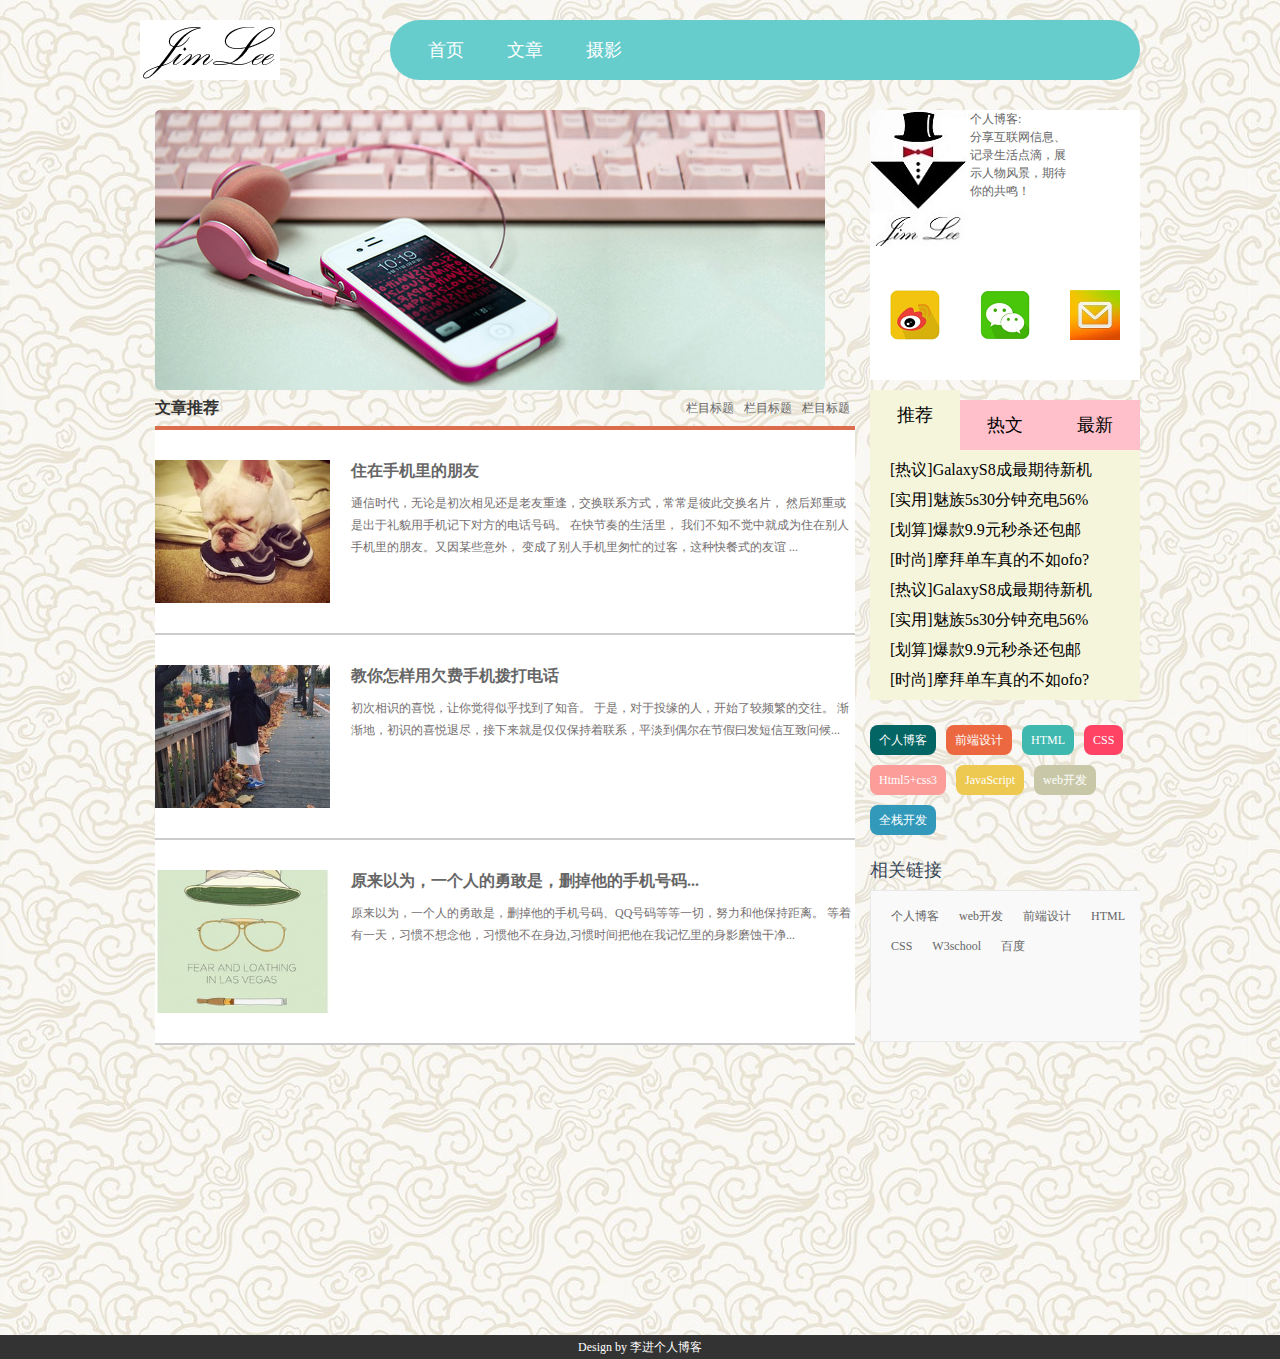
<file: index.html>
<!doctype html>
<html>
<head>
<meta charset="UTF-8">
<title>吉米个人博客-关注互联网，展现摄影艺术</title>
<meta name="keywords" content="博客" />
<meta name="description" content="个人博客与人物风景" />
<link href="css/index.css" rel="stylesheet">
</head>
<body>
<header>
  <div id="logo"><a href="index.html"><img src="images/home/logo1.png"></a></div>
  <nav id="topnav">
    <ul>
      <a href="index.html" target="_blank">首页</a>
      <a href="essay.html" target="_blank">文章</a>
      <a href="photo.html" target="_blank">摄影</a>
    </ul>
  </nav>
</header>
<div id="main">
<section>
    <div id="frame">
      <div id="photos" class="play">
        <img src="images/home/a1.jpg">
        <img src="images/home/a2.jpg">
        <img src="images/home/a3.jpg">
        <img src="images/home/a4.jpg">
      </div>
    </div>
    <div class="blog">
      <h2><span><a href="/" target="_blank">栏目标题</a><a href="/" target="_blank">栏目标题</a><a href="/" target="_blank">栏目标题</a></span><b>文章</b>推荐</h2>
      <article>
        <figure><img src="images/home/01.jpg"></figure>
        <ul>
          <h3><a href="/">住在手机里的朋友</a></h3>
          <p>通信时代，无论是初次相见还是老友重逢，交换联系方式，常常是彼此交换名片， 然后郑重或是出于礼貌用手机记下对方的电话号码。
            在快节奏的生活里， 我们不知不觉中就成为住在别人手机里的朋友。又因某些意外， 变成了别人手机里匆忙的过客，这种快餐式的友谊 ...</p>
        </ul>
      </article>
      <article>
        <figure><img src="images/home/02.jpg"></figure>
        <ul>
          <h3><a href="/">教你怎样用欠费手机拨打电话</a></h3>
          <p>初次相识的喜悦，让你觉得似乎找到了知音。 于是，对于投缘的人，开始了较频繁的交往。
            渐渐地，初识的喜悦退尽，接下来就是仅仅保持着联系，平淡到偶尔在节假曰发短信互致问候...</p>
        </ul>
      </article>
      <article>
        <figure><img src="images/home/03.jpg"></figure>
        <ul>
          <h3><a href="/">原来以为，一个人的勇敢是，删掉他的手机号码...</a></h3>
          <p>原来以为，一个人的勇敢是，删掉他的手机号码、QQ号码等等一切，努力和他保持距离。
            等着有一天，习惯不想念他，习惯他不在身边,习惯时间把他在我记忆里的身影磨蚀干净... </p>
        </ul>
      </article>
    </div>
</section>
<aside>
  <div id="author_box">
    <div class="author">
      <img  class="author-photo" src="images/home/logo.png"/>
      <span class="author_words">
       个人博客:<br/>分享互联网信息、记录生活点滴，展示人物风景，期待你的共鸣！
      </span>
    </div>
    <ul>
      <li class="sina">
        <a title="微博" href="https://weibo.com/5891861509" target="_blank" rel="nofollow">
          <img width="50" height="50" src="images/home/weibo.png">
        </a>
      </li>
      <li class="weixin">
        <a title="微信" href="https://wx.qq.com/" target="_blank" rel="nofollow">
          <img width="50" height="50" src="images/home/weixin.png">
        </a>
      </li>
      <li class="email">
        <a title="邮箱" href="http://mail.qq.com" target="_blank" rel="nofollow">
          <img width="50" height="50" src="images/home/email.png">
        </a>
      </li>
    </ul>
  </div>
  <!--选项卡导航-->
  <ul class="nav clearfix">
    <li>
      <input type="radio" id="box1" name="list1" checked>
      <label for="box1">推荐</label>
      <ul class="list">
        <li>[热议]GalaxyS8成最期待新机</li>
        <li>[实用]魅族5s30分钟充电56%</li>
        <li>[划算]爆款9.9元秒杀还包邮</li>
        <li>[时尚]摩拜单车真的不如ofo?</li>
        <li>[热议]GalaxyS8成最期待新机</li>
        <li>[实用]魅族5s30分钟充电56%</li>
        <li>[划算]爆款9.9元秒杀还包邮</li>
        <li>[时尚]摩拜单车真的不如ofo?</li>
      </ul>
    </li>
    <li>
      <input type="radio" id="box2" name="list1">
      <label for="box2">热文</label>
      <ul class="list">
        <li>[时尚]摩拜单车真的不如ofo?</li>
        <li>[时尚]摩拜单车真的不如ofo?</li>
        <li>[时尚]摩拜单车真的不如ofo?</li>
        <li>[时尚]摩拜单车真的不如ofo?</li>
        <li>[时尚]摩拜单车真的不如ofo?</li>
        <li>[时尚]摩拜单车真的不如ofo?</li>
        <li>[时尚]摩拜单车真的不如ofo?</li>
        <li>[时尚]摩拜单车真的不如ofo?</li>
      </ul>
    </li>
    <li>
      <input type="radio" id="box3" name="list1">
      <label for="box3">最新</label>
      <ul class="list">
        <li>[热议]GalaxyS8成最期待新机</li>
        <li>[热议]GalaxyS8成最期待新机</li>
        <li>[热议]GalaxyS8成最期待新机</li>
        <li>[热议]GalaxyS8成最期待新机</li>
        <li>[热议]GalaxyS8成最期待新机</li>
        <li>[热议]GalaxyS8成最期待新机</li>
        <li>[热议]GalaxyS8成最期待新机</li>
        <li>[热议]GalaxyS8成最期待新机</li>
      </ul>
    </li>
  </ul>
<!--导航选项卡END-->
  <div class="cloud">
    <h3>标签云</h3>
    <ul>
      <li><a href="/">个人博客</a></li>
      <li><a href="/">前端设计</a></li>
      <li><a href="/">HTML</a></li>
      <li><a href="/">CSS</a></li>
      <li><a href="/">Html5+css3</a></li>
      <li><a href="/">JavaScript</a></li>
      <li><a href="/">web开发</a></li>
      <li><a href="/">全栈开发</a></li>
    </ul>
  </div>
  <div  class="links">
    <h3 class="aside-title">相关链接</h3>
    <ul>
      <li><a href="index.html">个人博客</a></li>
      <li><a href="/">web开发</a></li>
      <li><a href="/">前端设计</a></li>
      <li><a href="/">HTML</a></li>
      <li><a href="/">CSS</a></li>
      <li><a href="http://www.w3school.com.cn/">W3school</a></li>
      <li><a href="https://www.baidu.com/">百度</a></li>
    </ul>
  </div>
</aside>
</div>
<footer>
  <p class="footer">Design by <a href="index.html" target="_blank">李进个人博客</a></p>
</footer>
</body>
</html>
</file>
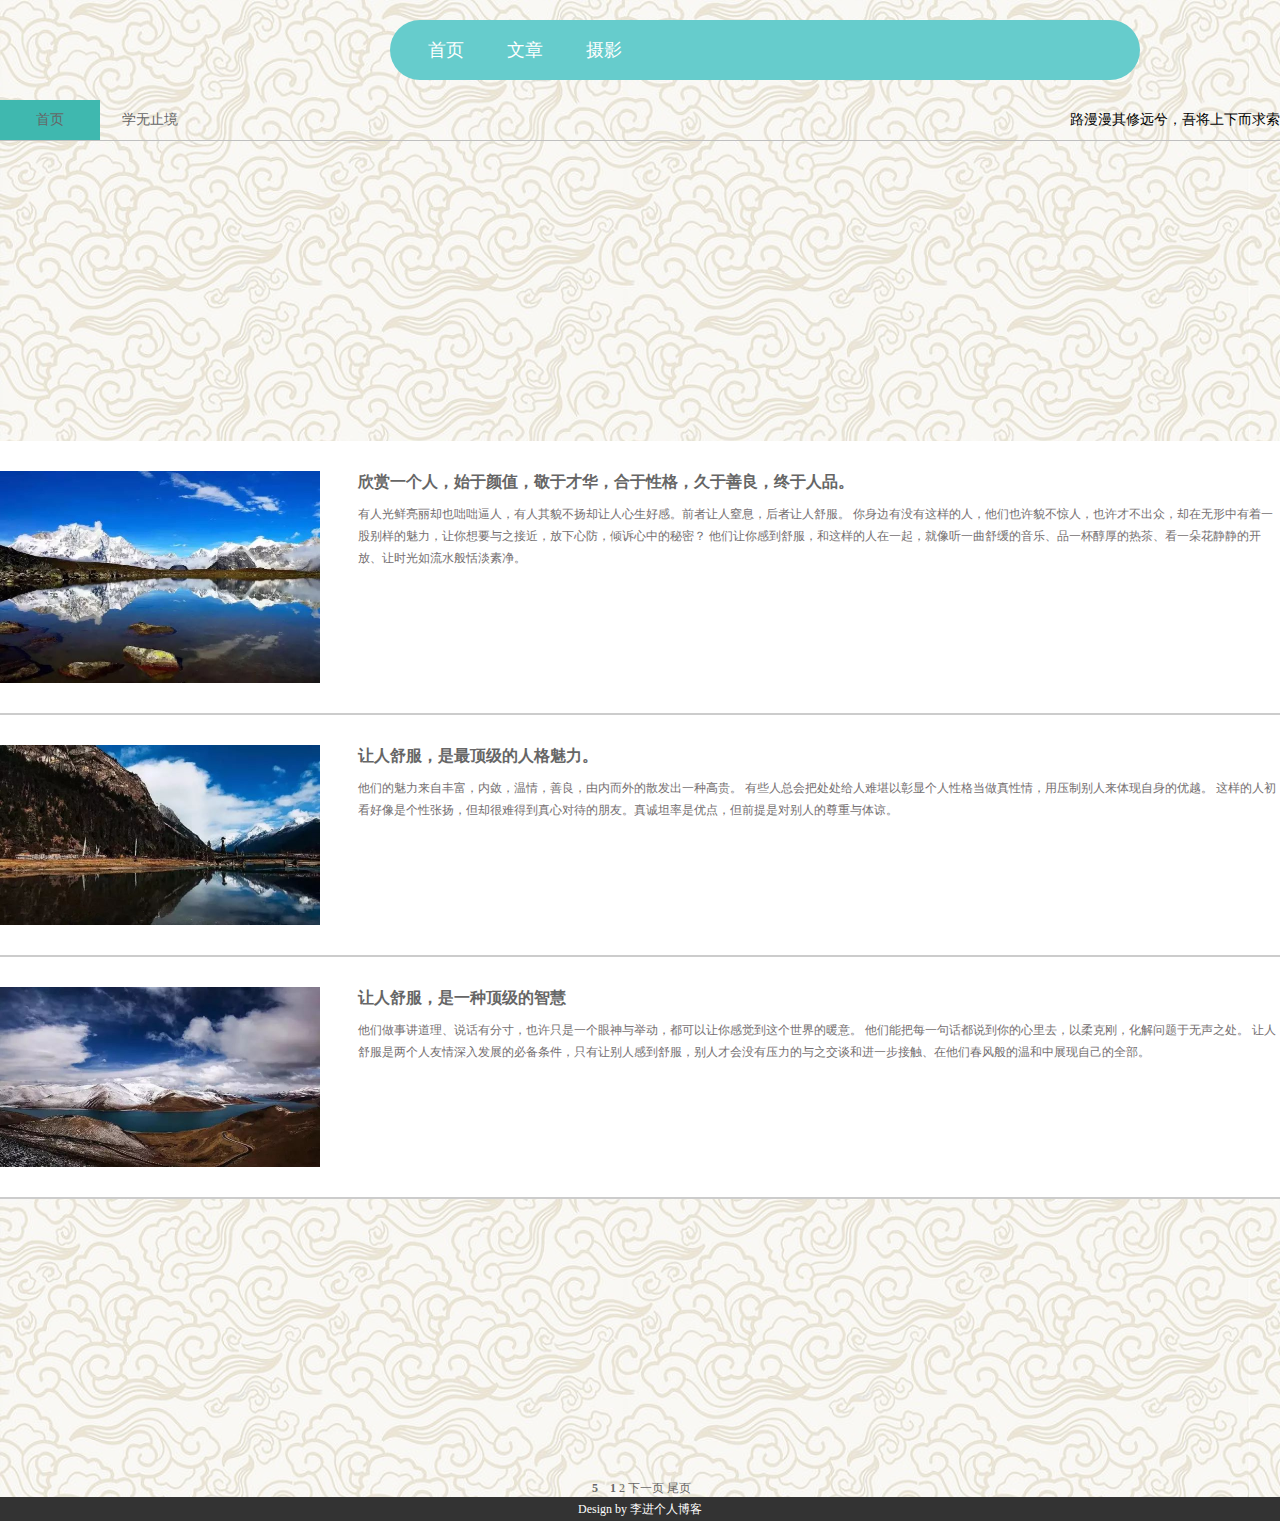
<file: essay.html>
<!doctype html>
<html>
<head>
<meta charset="UTF-8">
<title>学无止境</title>
<meta name="keywords" content="个人博客,李进" />
<link href="css/index.css" rel="stylesheet">
<link href="css/essay.css" rel="stylesheet">
</head>
<body>
<header>
  <nav id="topnav" class="f_r">
    <ul>
      <a href="index.html" target="_blank">首页</a>
      <a href="essay.html" target="_blank">文章</a>
      <a href="photo.html" target="_blank">摄影</a>
    </ul>
  </nav>
</header>
<div class="container">
  <h1 class="t_nav"><span>路漫漫其修远兮，吾将上下而求索</span><a href="/" class="n1">首页</a><a href="/" class="n2">学无止境</a></h1>
  <!--blogsbox begin-->
  <div class="blog">
    <article>
      <figure><img src="images/essay/01.jpg"></figure>
      <ul>
        <h3><a href="/">欣赏一个人，始于颜值，敬于才华，合于性格，久于善良，终于人品。</a></h3>
        <p>有人光鲜亮丽却也咄咄逼人，有人其貌不扬却让人心生好感。前者让人窒息，后者让人舒服。
          你身边有没有这样的人，他们也许貌不惊人，也许才不出众，却在无形中有着一股别样的魅力，让你想要与之接近，放下心防，倾诉心中的秘密？
          他们让你感到舒服，和这样的人在一起，就像听一曲舒缓的音乐、品一杯醇厚的热茶、看一朵花静静的开放、让时光如流水般恬淡素净。
          </p>
      </ul>
    </article>
    <article>
      <figure><img src="images/essay/02.jpg"></figure>
      <ul>
        <h3><a href="/">让人舒服，是最顶级的人格魅力。</a></h3>
        <p>他们的魅力来自丰富，内敛，温情，善良，由内而外的散发出一种高贵。
          有些人总会把处处给人难堪以彰显个人性格当做真性情，用压制别人来体现自身的优越。
          这样的人初看好像是个性张扬，但却很难得到真心对待的朋友。真诚坦率是优点，但前提是对别人的尊重与体谅。</p>
      </ul>
    </article>
    <article>
      <figure><img src="images/essay/03.jpg"></figure>
      <ul>
        <h3><a href="/">让人舒服，是一种顶级的智慧</a></h3>
        <p>他们做事讲道理、说话有分寸，也许只是一个眼神与举动，都可以让你感觉到这个世界的暖意。
          他们能把每一句话都说到你的心里去，以柔克刚，化解问题于无声之处。
          让人舒服是两个人友情深入发展的必备条件，只有让别人感到舒服，别人才会没有压力的与之交谈和进一步接触、在他们春风般的温和中展现自己的全部。</p>
      </ul>
    </article>
  </div>
  <div class="pagelist"><a title="Total record">&nbsp;<b>5</b> </a>&nbsp;&nbsp;&nbsp;<b>1</b>&nbsp;<a href="essay.html">2</a>&nbsp;<a href="essay.html">下一页</a>&nbsp;<a href="essay.html">尾页</a></div>
  </div>
  <!--blogsbox end-->
<footer>
  <p class="footer">Design by <a href="index.html" target="_blank">李进个人博客</a></p>
</footer>
</body>
</html>
</file>
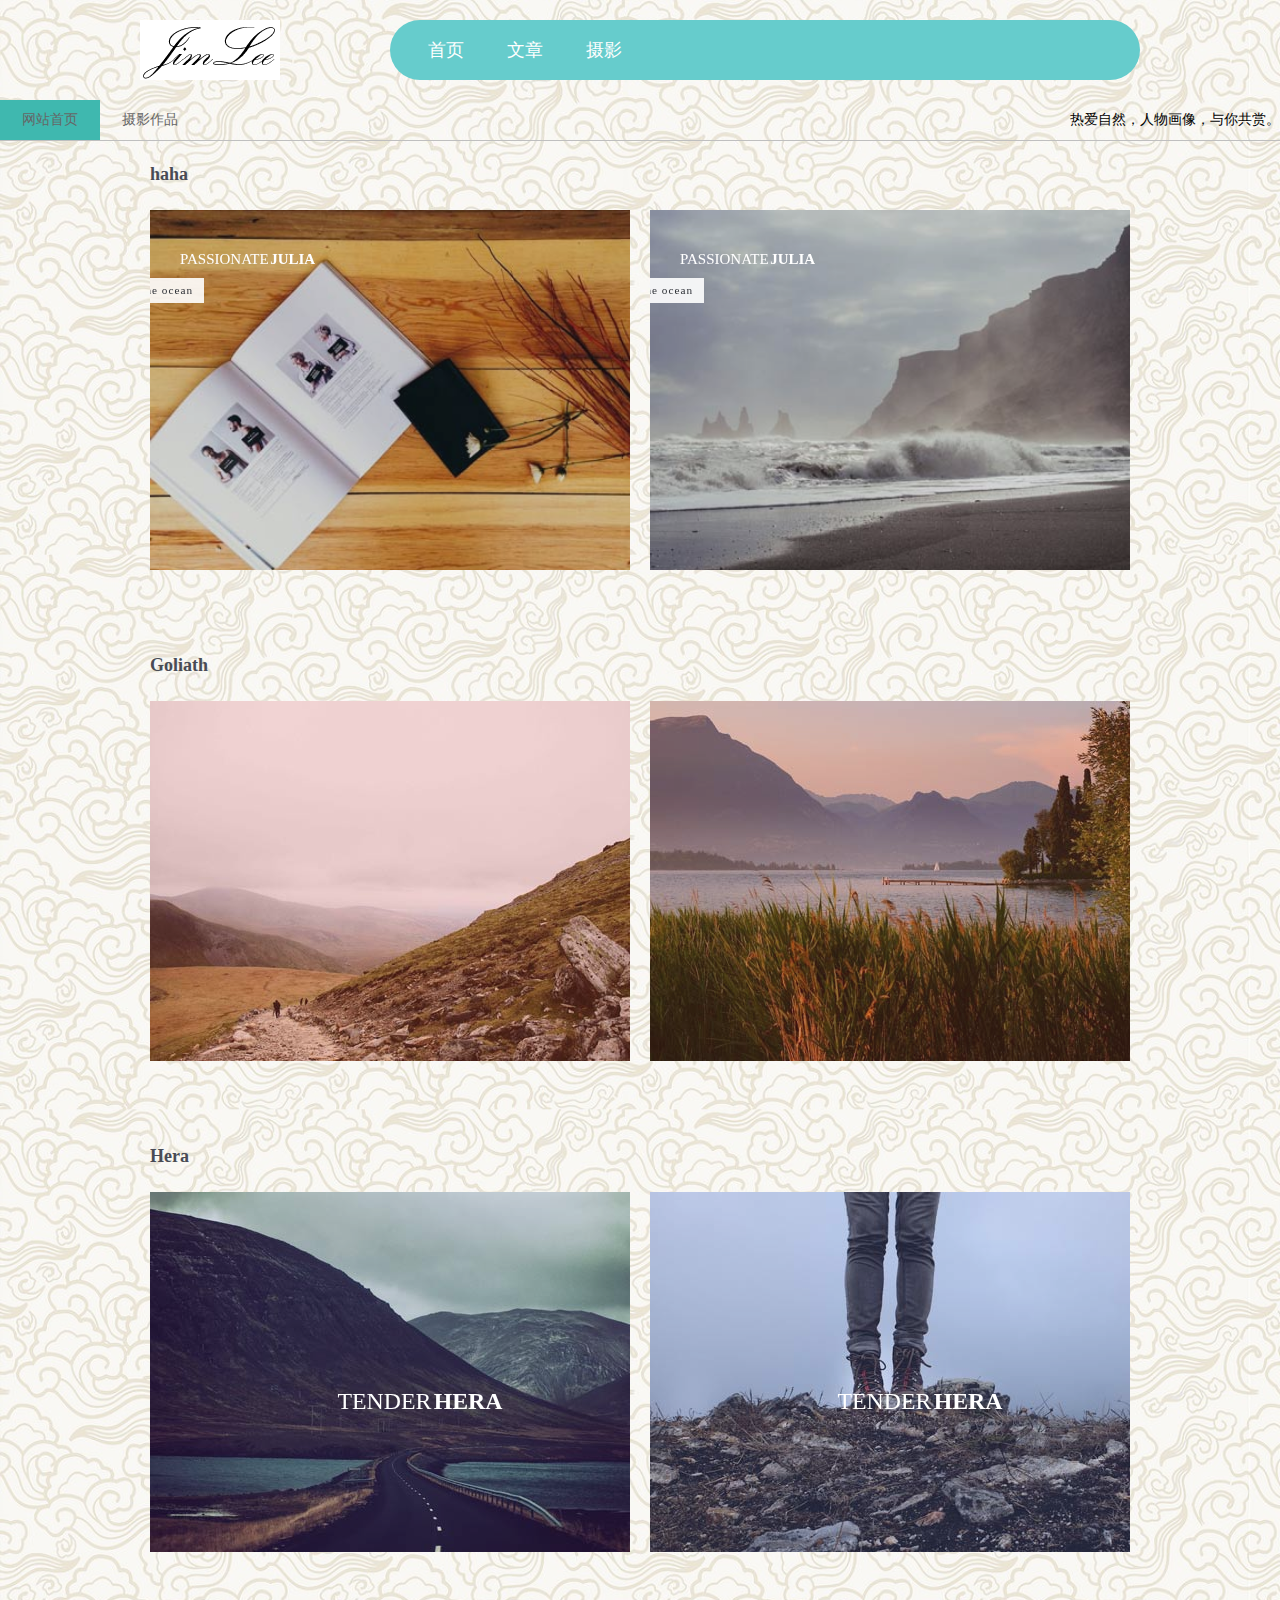
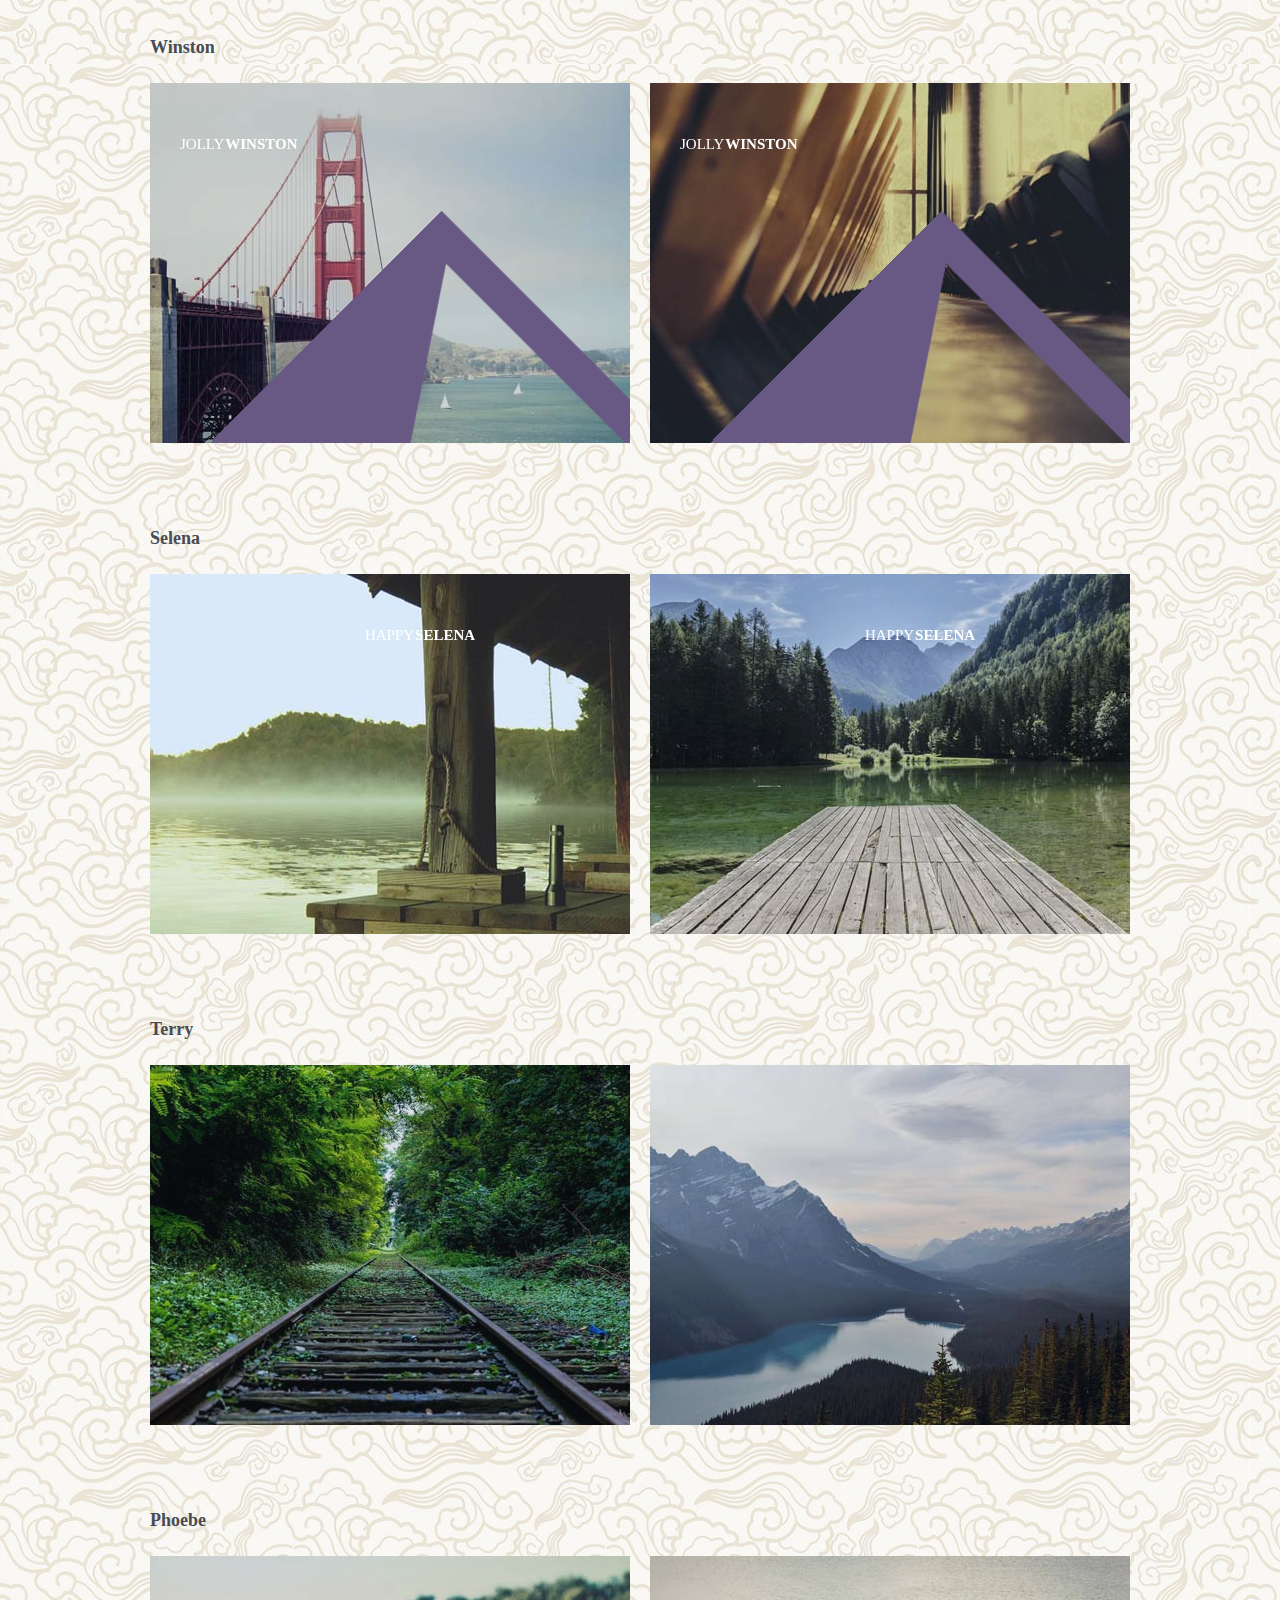
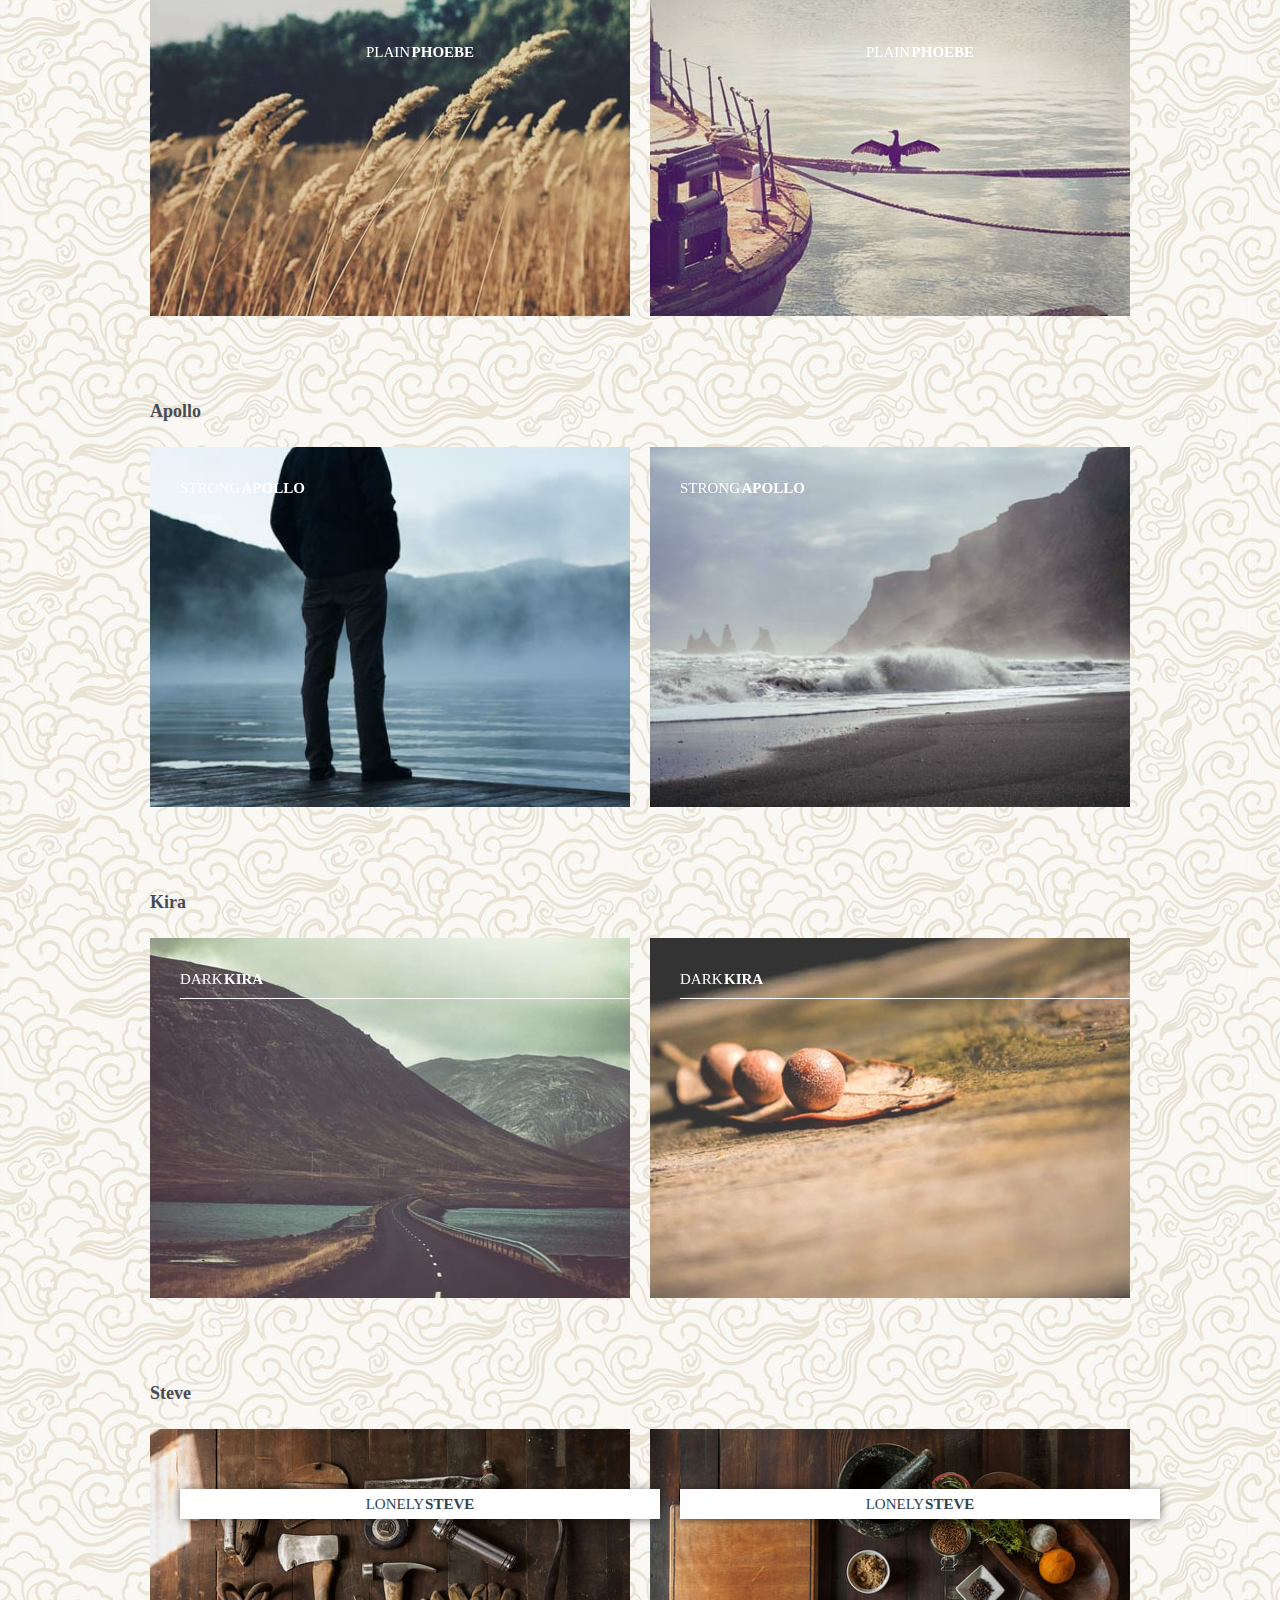
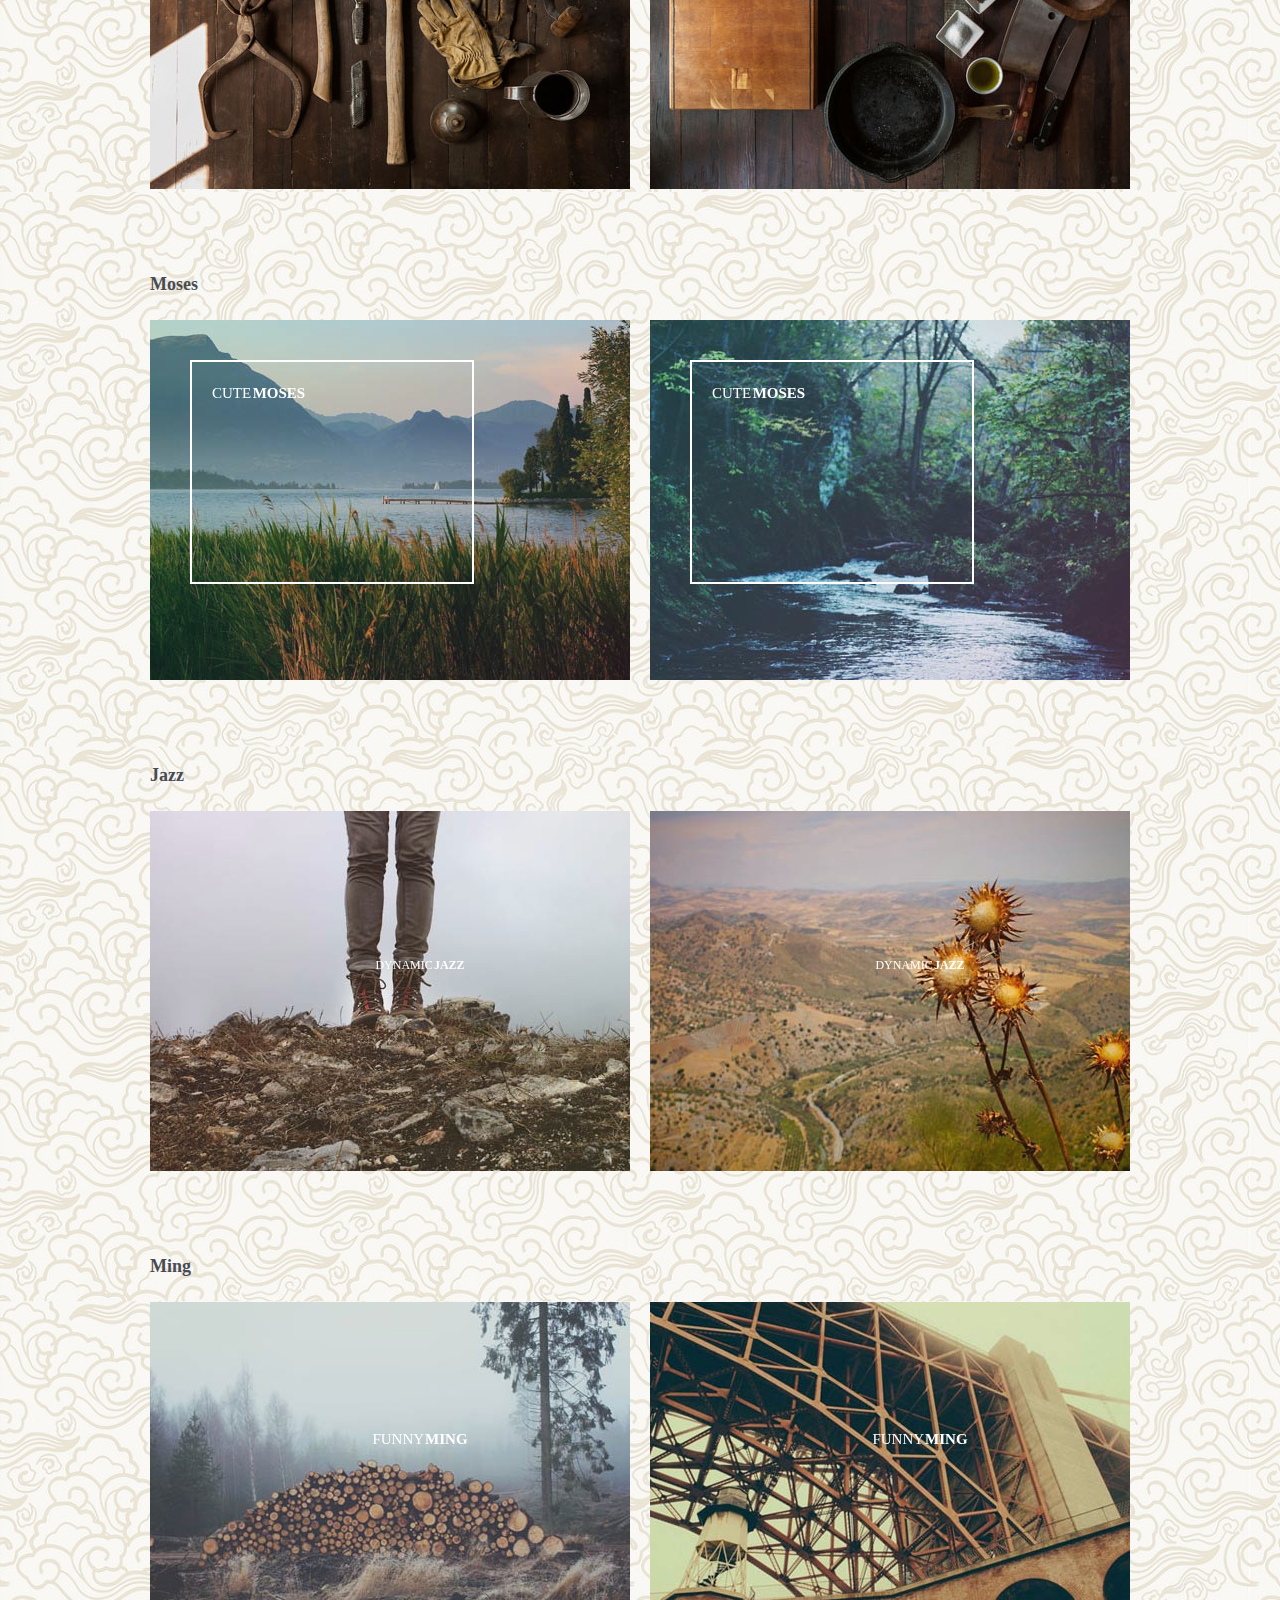
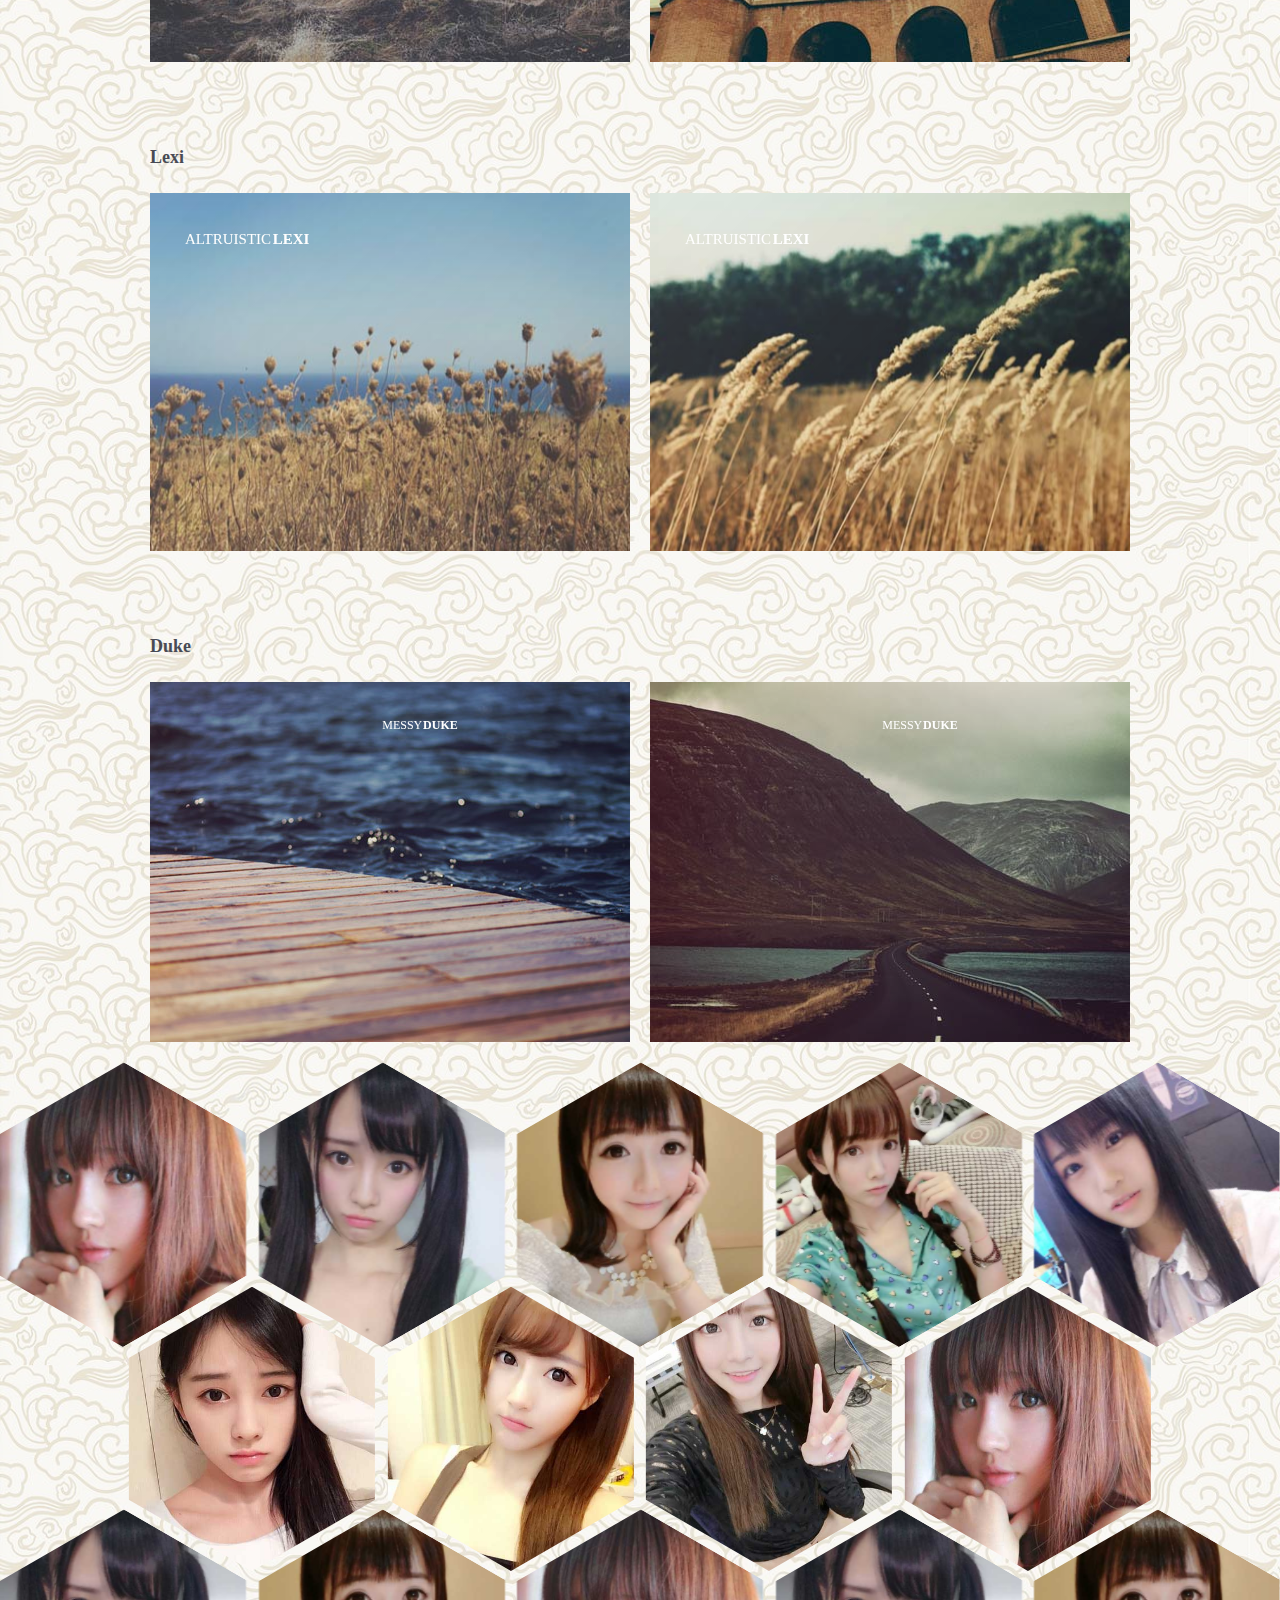
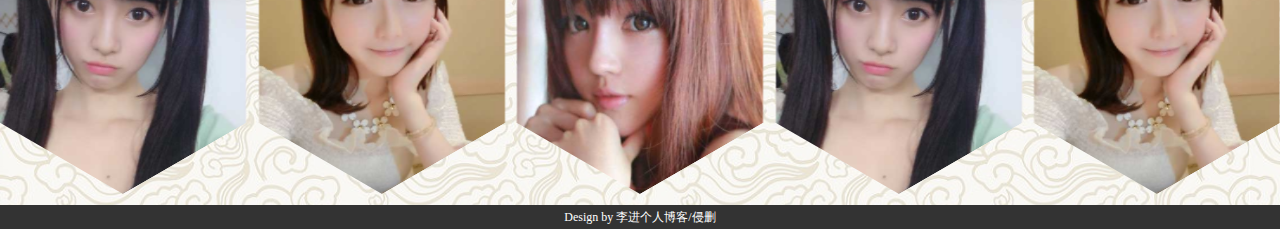
<file: photo.html>
<!doctype html>
<html>
<head>
<meta charset="UTF-8">
<title>爱上摄影</title>
<meta name="keywords" content="个人博客"/>
<meta name="description" content="人物、风景"/>
<link href="css/index.css" rel="stylesheet">
<link href="css/photo.css" rel="stylesheet">
</head>
<body>
    <header>
        <div id="logo"><a href="index.html"><img src="images/logo1.png"></a></div>
        <nav id="topnav">
            <ul>
                <a href="index.html" target="_blank">首页</a>
                <a href="essay.html" target="_blank">文章</a>
                <a href="photo.html" target="_blank">摄影</a>
            </ul>
        </nav>
    </header>
    <div class="container">
        <h1 class="t_nav"><span>热爱自然，人物画像，与你共赏。</span><a href="index.html" class="n1">网站首页</a><a href="photo.html" class="n2">摄影作品</a></h1>
        <div class="share">
            <div class="scenery">
                    <h2>haha</h2>
                    <div class="grid">
                        <figure class="effect-julia">
                            <img src="images/photograph/21.jpg" alt="img21"/>
                            <figcaption>
                                <h2>Passionate <span>Julia</span></h2>
                                <div>
                                    <p>Julia dances in the deep dark</p>
                                    <p>She loves the smell of the ocean</p>
                                    <p>And dives into the morning light</p>
                                </div>
                                <a href="#">View more</a>
                            </figcaption>
                        </figure>
                        <figure class="effect-julia">
                            <img src="images/photograph/22.jpg" alt="img22"/>
                            <figcaption>
                                <h2>Passionate <span>Julia</span></h2>
                                <div>
                                    <p>Julia dances in the deep dark</p>
                                    <p>She loves the smell of the ocean</p>
                                    <p>And dives into the morning light</p>
                                </div>
                                <a href="#">View more</a>
                            </figcaption>
                        </figure>
                    </div>

                    <h2>Goliath</h2>
                    <div class="grid">
                        <figure class="effect-goliath">
                            <img src="images/photograph/23.jpg" alt="img23"/>
                            <figcaption>
                                <h2>Thoughtful <span>Goliath</span></h2>
                                <p>When Goliath comes out, you should run.</p>
                                <a href="#">View more</a>
                            </figcaption>
                        </figure>
                        <figure class="effect-goliath">
                            <img src="images/photograph/24.jpg" alt="img24"/>
                            <figcaption>
                                <h2>Thoughtful <span>Goliath</span></h2>
                                <p>When Goliath comes out, you should run.</p>
                                <a href="#">View more</a>
                            </figcaption>
                        </figure>
                    </div>

                    <h2>Hera</h2>
                    <div class="grid">
                        <figure class="effect-hera">
                            <img src="images/photograph/17.jpg" alt="img17"/>
                            <figcaption>
                                <h2>Tender <span>Hera</span></h2>
                                <p>
                                    <a href="#"><i class="fa fa-fw fa-file-pdf-o"></i></a>
                                    <a href="#"><i class="fa fa-fw fa-file-image-o"></i></a>
                                    <a href="#"><i class="fa fa-fw fa-file-archive-o"></i></a>
                                    <a href="#"><i class="fa fa-fw fa-file-code-o"></i></a>
                                </p>
                            </figcaption>
                        </figure>
                        <figure class="effect-hera">
                            <img src="images/photograph/25.jpg" alt="img25"/>
                            <figcaption>
                                <h2>Tender <span>Hera</span></h2>
                                <p>
                                    <a href="#"><i class="fa fa-fw fa-file-pdf-o"></i></a>
                                    <a href="#"><i class="fa fa-fw fa-file-image-o"></i></a>
                                    <a href="#"><i class="fa fa-fw fa-file-archive-o"></i></a>
                                    <a href="#"><i class="fa fa-fw fa-file-code-o"></i></a>
                                </p>
                            </figcaption>
                        </figure>
                    </div>

                    <h2>Winston</h2>
                    <div class="grid">
                        <figure class="effect-winston">
                            <img src="images/photograph/30.jpg" alt="img30"/>
                            <figcaption>
                                <h2>Jolly <span>Winston</span></h2>
                                <p>
                                    <a href="#"><i class="fa fa-fw fa-star-o"></i></a>
                                    <a href="#"><i class="fa fa-fw fa-comments-o"></i></a>
                                    <a href="#"><i class="fa fa-fw fa-envelope-o"></i></a>
                                </p>
                            </figcaption>
                        </figure>
                        <figure class="effect-winston">
                            <img src="images/photograph/1.jpg" alt="img01"/>
                            <figcaption>
                                <h2>Jolly <span>Winston</span></h2>
                                <p>
                                    <a href="#"><i class="fa fa-fw fa-star-o"></i></a>
                                    <a href="#"><i class="fa fa-fw fa-comments-o"></i></a>
                                    <a href="#"><i class="fa fa-fw fa-envelope-o"></i></a>
                                </p>
                            </figcaption>
                        </figure>
                    </div>

                    <h2>Selena</h2>
                    <div class="grid">
                        <figure class="effect-selena">
                            <img src="images/photograph/10.jpg" alt="img10"/>
                            <figcaption>
                                <h2>Happy <span>Selena</span></h2>
                                <p>Selena is a tiny-winged bird.</p>
                                <a href="#">View more</a>
                            </figcaption>
                        </figure>
                        <figure class="effect-selena">
                            <img src="images/photograph/31.jpg" alt="img31"/>
                            <figcaption>
                                <h2>Happy <span>Selena</span></h2>
                                <p>Selena is a tiny-winged bird.</p>
                                <a href="#">View more</a>
                            </figcaption>
                        </figure>
                    </div>

                    <h2>Terry</h2>
                    <div class="grid">
                        <figure class="effect-terry">
                            <img src="images/photograph/16.jpg" alt="img16"/>
                            <figcaption>
                                <h2>Noisy <span>Terry</span></h2>
                                <p>
                                    <a href="#"><i class="fa fa-fw fa-download"></i></a>
                                    <a href="#"><i class="fa fa-fw fa-heart"></i></a>
                                    <a href="#"><i class="fa fa-fw fa-share"></i></a>
                                    <a href="#"><i class="fa fa-fw fa-tags"></i></a>
                                </p>
                            </figcaption>
                        </figure>
                        <figure class="effect-terry">
                            <img src="images/photograph/26.jpg" alt="img26"/>
                            <figcaption>
                                <h2>Noisy <span>Terry</span></h2>
                                <p>
                                    <a href="#"><i class="fa fa-fw fa-download"></i></a>
                                    <a href="#"><i class="fa fa-fw fa-heart"></i></a>
                                    <a href="#"><i class="fa fa-fw fa-share"></i></a>
                                    <a href="#"><i class="fa fa-fw fa-tags"></i></a>
                                </p>
                            </figcaption>
                        </figure>
                    </div>

                    <h2>Phoebe</h2>
                    <div class="grid">
                        <figure class="effect-phoebe">
                            <img src="images/photograph/3.jpg" alt="img03"/>
                            <figcaption>
                                <h2>Plain <span>Phoebe</span></h2>
                                <p>
                                    <a href="#"><i class="fa fa-fw fa-user"></i></a>
                                    <a href="#"><i class="fa fa-fw fa-heart"></i></a>
                                    <a href="#"><i class="fa fa-fw fa-cog"></i></a>
                                </p>
                            </figcaption>
                        </figure>
                        <figure class="effect-phoebe">
                            <img src="images/photograph/7.jpg" alt="img07"/>
                            <figcaption>
                                <h2>Plain <span>Phoebe</span></h2>
                                <p>
                                    <a href="#"><i class="fa fa-fw fa-user"></i></a>
                                    <a href="#"><i class="fa fa-fw fa-heart"></i></a>
                                    <a href="#"><i class="fa fa-fw fa-cog"></i></a>
                                </p>
                            </figcaption>
                        </figure>
                    </div>

                    <h2>Apollo</h2>
                    <div class="grid">
                        <figure class="effect-apollo">
                            <img src="images/photograph/18.jpg" alt="img18"/>
                            <figcaption>
                                <h2>Strong <span>Apollo</span></h2>
                                <p>Apollo's last game of pool was so strange.</p>
                                <a href="#">View more</a>
                            </figcaption>
                        </figure>
                        <figure class="effect-apollo">
                            <img src="images/photograph/22.jpg" alt="img22"/>
                            <figcaption>
                                <h2>Strong <span>Apollo</span></h2>
                                <p>Apollo's last game of pool was so strange.</p>
                                <a href="#">View more</a>
                            </figcaption>
                        </figure>
                    </div>

                    <h2>Kira</h2>
                    <div class="grid">
                        <figure class="effect-kira">
                            <img src="images/photograph/17.jpg" alt="img17"/>
                            <figcaption>
                                <h2>Dark <span>Kira</span></h2>
                                <p>
                                    <a href="#"><i class="fa fa-fw fa-home"></i></a>
                                    <a href="#"><i class="fa fa-fw fa-download"></i></a>
                                    <a href="#"><i class="fa fa-fw fa-heart"></i></a>
                                    <a href="#"><i class="fa fa-fw fa-share"></i></a>
                                </p>
                            </figcaption>
                        </figure>
                        <figure class="effect-kira">
                            <img src="images/photograph/5.jpg" alt="img05"/>
                            <figcaption>
                                <h2>Dark <span>Kira</span></h2>
                                <p>
                                    <a href="#"><i class="fa fa-fw fa-home"></i></a>
                                    <a href="#"><i class="fa fa-fw fa-download"></i></a>
                                    <a href="#"><i class="fa fa-fw fa-heart"></i></a>
                                    <a href="#"><i class="fa fa-fw fa-share"></i></a>
                                </p>
                            </figcaption>
                        </figure>
                    </div>

                    <h2>Steve</h2>
                    <div class="grid">
                        <figure class="effect-steve">
                            <img src="images/photograph/29.jpg" alt="img29"/>
                            <figcaption>
                                <h2>Lonely <span>Steve</span></h2>
                                <p>Steve was afraid of the Boogieman.</p>
                                <a href="#">View more</a>
                            </figcaption>
                        </figure>
                        <figure class="effect-steve">
                            <img src="images/photograph/33.jpg" alt="img33"/>
                            <figcaption>
                                <h2>Lonely <span>Steve</span></h2>
                                <p>Steve was afraid of the Boogieman.</p>
                                <a href="#">View more</a>
                            </figcaption>
                        </figure>
                    </div>

                    <h2>Moses</h2>
                    <div class="grid">
                        <figure class="effect-moses">
                            <img src="images/photograph/24.jpg" alt="img24"/>
                            <figcaption>
                                <h2>Cute <span>Moses</span></h2>
                                <p>Moses loves to run after butterflies.</p>
                                <a href="#">View more</a>
                            </figcaption>
                        </figure>
                        <figure class="effect-moses">
                            <img src="images/photograph/20.jpg" alt="img20"/>
                            <figcaption>
                                <h2>Cute <span>Moses</span></h2>
                                <p>Moses loves to run after butterflies.</p>
                                <a href="#">View more</a>
                            </figcaption>
                        </figure>
                    </div>

                    <h2>Jazz</h2>
                    <div class="grid">
                        <figure class="effect-jazz">
                            <img src="images/photograph/25.jpg" alt="img25"/>
                            <figcaption>
                                <h2>Dynamic <span>Jazz</span></h2>
                                <p>When Jazz starts to chase cars, the whole world stands still.</p>
                                <a href="#">View more</a>
                            </figcaption>
                        </figure>
                        <figure class="effect-jazz">
                            <img src="images/photograph/6.jpg" alt="img06"/>
                            <figcaption>
                                <h2>Dynamic <span>Jazz</span></h2>
                                <p>When Jazz starts to chase cars, the whole world stands still.</p>
                                <a href="#">View more</a>
                            </figcaption>
                        </figure>
                    </div>

                    <h2>Ming</h2>
                    <div class="grid">
                        <figure class="effect-ming">
                            <img src="images/photograph/9.jpg" alt="img09"/>
                            <figcaption>
                                <h2>Funny <span>Ming</span></h2>
                                <p>Ming sits in the corner the whole day. She's into crochet.</p>
                                <a href="#">View more</a>
                            </figcaption>
                        </figure>
                        <figure class="effect-ming">
                            <img src="images/photograph/8.jpg" alt="img08"/>
                            <figcaption>
                                <h2>Funny <span>Ming</span></h2>
                                <p>Ming sits in the corner the whole day. She's into crochet.</p>
                                <a href="#">View more</a>
                            </figcaption>
                        </figure>
                    </div>

                    <h2>Lexi</h2>
                    <div class="grid">
                        <figure class="effect-lexi">
                            <img src="images/photograph/12.jpg" alt="img12"/>
                            <figcaption>
                                <h2>Altruistic <span>Lexi</span></h2>
                                <p>Each and every friend is special. Lexi won't hide a single cookie.</p>
                                <a href="#">View more</a>
                            </figcaption>
                        </figure>
                        <figure class="effect-lexi">
                            <img src="images/photograph/3.jpg" alt="img03"/>
                            <figcaption>
                                <h2>Altruistic <span>Lexi</span></h2>
                                <p>Each and every friend is special. Lexi won't hide a single cookie.</p>
                                <a href="#">View more</a>
                            </figcaption>
                        </figure>
                    </div>

                    <h2>Duke</h2>
                    <div class="grid">
                        <figure class="effect-duke">
                            <img src="images/photograph/27.jpg" alt="img27"/>
                            <figcaption>
                                <h2>Messy <span>Duke</span></h2>
                                <p>Duke is very bored. When he looks at the sky, he feels to run.</p>
                                <a href="#">View more</a>
                            </figcaption>
                        </figure>
                        <figure class="effect-duke">
                            <img src="images/photograph/17.jpg" alt="img17"/>
                            <figcaption>
                                <h2>Messy <span>Duke</span></h2>
                                <p>Duke is very bored. When he looks at the sky, he feels to run.</p>
                                <a href="#">View more</a>
                            </figcaption>
                        </figure>
                    </div>
                </div>
            <div class="people">
                <ul id="hexGrid">
                    <li class="hex">
                        <a class="hexIn" href="#">
                            <img src="images/people/1.jpg" alt="" />
                            <h1>This is a title</h1>
                            <p>Some sample text about the article this hexagon leads to</p>
                        </a>
                    </li>
                    <li class="hex">
                        <a class="hexIn" href="#">
                            <img src="images/people/2.jpg" alt="" />
                            <h1>This is a title</h1>
                            <p>Some sample text about the article this hexagon leads to</p>
                        </a>
                    </li>
                    <li class="hex">
                        <a class="hexIn" href="#">
                            <img src="images/people/3.jpg" alt="" />
                            <h1>This is a title</h1>
                            <p>Some sample text about the article this hexagon leads to</p>
                        </a>
                    </li>
                    <li class="hex">
                        <a class="hexIn" href="#">
                            <img src="images/people/4.jpg" alt="" />
                            <h1>This is a title</h1>
                            <p>Some sample text about the article this hexagon leads to</p>
                        </a>
                    </li>
                    <li class="hex">
                        <a class="hexIn" href="#">
                            <img src="images/people/5.jpg" alt="" />
                            <h1>This is a title</h1>
                            <p>Some sample text about the article this hexagon leads to</p>
                        </a>
                    </li>
                    <li class="hex">
                        <a class="hexIn" href="#">
                            <img src="images/people/6.jpg" alt="" />
                            <h1>This is a title</h1>
                            <p>Some sample text about the article this hexagon leads to</p>
                        </a>
                    </li>
                    <li class="hex">
                        <a class="hexIn" href="#">
                            <img src="images/people/7.jpg" alt="" />
                            <h1>This is a title</h1>
                            <p>Some sample text about the article this hexagon leads to</p>
                        </a>
                    </li>
                    <li class="hex">
                        <a class="hexIn" href="#">
                            <img src="images/people/8.jpg" alt="" />
                            <h1>This is a title</h1>
                            <p>Some sample text about the article this hexagon leads to</p>
                        </a>
                    </li>
                    <li class="hex">
                        <a class="hexIn" href="#">
                            <img src="images/people/1.jpg" alt="" />
                            <h1>This is a title</h1>
                            <p>Some sample text about the article this hexagon leads to</p>
                        </a>
                    </li>
                    <li class="hex">
                        <a class="hexIn" href="#">
                            <img src="images/people/2.jpg" alt="" />
                            <h1>This is a title</h1>
                            <p>Some sample text about the article this hexagon leads to</p>
                        </a>
                    </li>
                    <li class="hex">
                        <a class="hexIn" href="#">
                            <img src="images/people/3.jpg" alt="" />
                            <h1>This is a title</h1>
                            <p>Some sample text about the article this hexagon leads to</p>
                        </a>
                    </li>
                    <li class="hex">
                        <a class="hexIn" href="#">
                            <img src="images/people/1.jpg" alt="" />
                            <h1>This is a title</h1>
                            <p>Some sample text about the article this hexagon leads to</p>
                        </a>
                    </li>
                    <li class="hex">
                        <a class="hexIn" href="#">
                            <img src="images/people/2.jpg" alt="" />
                            <h1>This is a title</h1>
                            <p>Some sample text about the article this hexagon leads to</p>
                        </a>
                    </li>
                    <li class="hex">
                        <a class="hexIn" href="#">
                            <img src="images/people/3.jpg" alt="" />
                            <h1>This is a title</h1>
                            <p>Some sample text about the article this hexagon leads to</p>
                        </a>
                    </li>
                </ul>
            </div>
        </div>
    </div>
    <footer>
        <p class="footer">Design by <a href="index.html" target="_blank">李进个人博客/侵删</a></p>
    </footer>
</body>
</html>
</file>
<file: css/index.css>
@charset "UTF-8";
/* 公共css*/
* { margin: 0; padding: 0 }
body { font: 12px/1.5 'Microsoft Yahei', 'Simsun'; color: #666666;
    background-image: url("../images/background .jpg");background-size: 100%;}
img { border: 0; display: block }
ul { list-style: none; }
h1, h2, h3, h4, h5, h6 { font-size: 100%; font-weight: normal; }
a { outline: none; }
a:link, a:visited { text-decoration: none; color: #666 }
a:hover { text-decoration: none; }
.blank { height: 5px; overflow: hidden; width: 100%; margin: auto;}

/*header头部*/
header { width: 1000px; margin: 20px auto; overflow: hidden;text-align: center}
#logo {  float: left;}
#topnav { width: 75%; background: #66cccc; height: 60px; line-height: 60px; text-align: center; border-radius: 60px; float: right}
#topnav a { display: inline-block;text-align:center;font-size: 18px; font-family: "Microsoft Yahei", Arial, Helvetica, sans-serif; padding: 0 20px; color: #FFF}
#topnav a:hover { background: #fff; color: #000; }/*hover 选择器鼠标指针在其上浮动的链接设置样式。*/
#main{width: 1000px;margin: 0 auto}

/*section文章*/
section { width: 70%; margin: 10px 15px; float: left}
/*slide幻灯片*/
#frame{position:absolute;width:670px;height:280px;overflow:hidden;border-radius:5px;float: left;}
#dis{position:absolute;left:10px;top:0;opacity:0.5}
#photos img{float:left;width:670px;height:280px}
#photos { position: absolute;z-index:0; width: calc(670px * 4);/*修改图片数量的话需要修改下面的动画参数*/  }
.play{ animation: ma 10s ease-out infinite alternate;}
@keyframes ma {
    0%,25% {margin-left: 0;}
    30%,50% {margin-left: -670px;}
    55%,75% {margin-left: -1340px;}
    80%,100% {margin-left: -2010px;}
}
/*Left article*/
.blog { margin: 280px 0;float: left}
.blog h2 { font-size: 16px; font-weight: bold; line-height: 36px; color: #333; border-bottom: #db6d4c 4px solid; }
.blog h2 b { }
.blog h2 span { float: right; font-size: 12px; font-weight: normal; }
.blog h2 span a { display: inline-block; padding: 0 5px; }
.blog h2 span a:hover { color: #000 }
article { padding: 30px 0; position: relative; border-bottom: #CCC 2px solid; overflow: hidden;background: #FFFFFF}
article h3 { font-size: 16px; font-weight: bold; transition: all .5s; margin-bottom: 10px }
article h3 a { color: #474645; }
article h3 a:hover { color: #066; text-decoration: underline }
article figure { float: left; width: 25%; overflow: hidden; }
article figure img { width: 100%; margin: auto; -moz-transition: all 0.5s; -webkit-transition: all 0.5s; -o-transition: all 0.5s; transition: all 0.5s; }
article figure:hover img { -moz-transform: scale(1.1); -webkit-transform: scale(1.1); -o-transform: scale(1.1); -ms-transform: scale(1.1); }
article ul { float: right; line-height: 22px; width: 72%; color: #756F71;}

/*asideSTAR*/
aside{ width:270px;margin:10px 0;float: left}
/*author*/
#author_box{position:relative;width:270px;height:270px;background: #FFFFFF;float: left}
.author{width:270px; height:140px;float: left;}
.author img{width: 100px;height: 137px;float: left}
.author span{width: 100px;height: 137px;float: left;text-align: left}
ul{width: 270px;height: 130px;float: left}
li img{margin: 40px 20px;float: left}
/*Tab选项卡导航*/
.nav{position: relative;width: 270px;height: 250px;margin: 20px 0}
.nav > li{float: left;}
.nav label{display: block;width: 90px;height: 50px;background-color: pink;text-align: center;line-height: 50px;color: #000000;font-size: 18px;transition: .5s;}
input{display: none;}
input:checked ~ label{padding-bottom: 10px;margin-top: -10px;background-color: beige;}
input:checked ~ .list{display: block;}
.list{position: absolute;display: none;top:50px;left: 0;width: 270px;height:250px;background-color:beige;}
.list > li{height: 20px;padding-left: 20px;font-size: 16px;text-align: left;line-height: 20px;color: #000000;margin-top: 10px}
/*cloud Label*/
.cloud { width: 100%; clear: both; overflow: hidden }
.cloud h3 { line-height: 40px; color: #38485A; font-size: 18px;}
.cloud ul { margin: 5px 0 }
.cloud ul li { line-height: 24px; height: 24px; display: block; background: #999; float: left; padding: 3px 9px; margin: 10px 10px 0 0; border-radius: 8px; -moz-transition: all 0.5s; -webkit-transition: all 0.5s; -o-transition: all 0.5s; transition: all 0.5s; }
.cloud ul li a { color: #FFF }
.cloud ul li:nth-child(8n-7) { background: #8A9B0F }
.cloud ul li:nth-child(8n-6) { background: #EB6841 }
.cloud ul li:nth-child(8n-5) { background: #3FB8AF }
.cloud ul li:nth-child(8n-4) { background: #FE4365 }
.cloud ul li:nth-child(8n-3) { background: #FC9D9A }
.cloud ul li:nth-child(8n-2) { background: #EDC951 }
.cloud ul li:nth-child(8n-1) { background: #C8C8A9 }
.cloud ul li:nth-child(8n) { background: #83AF9B }
.cloud ul li:first-child { background: #036564 }
.cloud ul li:last-child { background: #3299BB }
.cloud ul li:hover { border-radius: 0; text-shadow: #000 1px 1px 1px }
/*Related Links*/
.links { width: 100%; overflow: hidden; clear: both }
.links h3 { line-height: 40px; color: #38485A; font-size: 18px;}
.links ul { background: #f9f9f9; padding: 10px; overflow: hidden; border: #e9e9e9 1px solid }
.links ul li { float: left; padding: 6px 10px }
.links ul li a:hover { color: #000 }
/*asideEND*/

/*footer*/
footer { background: #333; width: 100%; clear: both; text-align: center; }
.footer{ color: #fff; line-height: 24px; }
.footer a{color: #fff; line-height: 24px;}
</file>
<file: css/essay.css>
h1.t_nav span { float: right; color: #000; }
h1.t_nav { border-bottom: #bfbfbf 1px solid; font-size: 14px; font-weight: normal; line-height: 40px; width: 100%; overflow: hidden; margin-bottom: 20px }
.n1, .n2 { width: 100px; display: block; text-align: center; float: left; color: #fff; }
.n1 { background:#3FB8AF; }
.pagelist{text-align: -webkit-center;}
</file>
<file: css/photo.css>
h1.t_nav span { float: right; color: #000; }
h1.t_nav { border-bottom: #bfbfbf 1px solid; font-size: 14px; font-weight: normal; line-height: 40px; width: 100%; overflow: hidden; margin-bottom: 20px }
.n1, .n2 { width: 100px; display: block; text-align: center; float: left; color: #fff; }
.n1 { background:#3FB8AF; }
/*头像样式*/
.people{width: 100%;height: 50%}
#hexGrid {overflow: hidden;height: 100%;width: 100%;margin: 0 auto;padding:0.866% 0;font-family: 'Raleway', sans-serif;font-size: 15px;}
#hexGrid:after {content: "";display: block;clear: both;}
.hex {position: relative;list-style-type: none;float: left;overflow: hidden;visibility: hidden;outline:1px solid transparent; /* fix for jagged edges in FF on hover transition */-webkit-transform: rotate(-60deg) skewY(30deg) translatez(-1px);-ms-transform: rotate(-60deg) skewY(30deg) translatez(-1px);transform: rotate(-60deg) skewY(30deg) translatez(-1px);}
.hex * {position: absolute;visibility: visible;outline:1px solid transparent; /* fix for jagged edges in FF on hover transition */}
.hexIn {display:block;width: 100%;height: 100%;text-align: center;color: #fff;overflow: hidden;-webkit-transform: skewY(-30deg) rotate(60deg);-ms-transform: skewY(-30deg) rotate(60deg);transform: skewY(-30deg) rotate(60deg);}
.hex img {left: -100%;right: -100%;width: auto;height: 100%;margin: 0 auto;}
.hex h1, .hex p {width: 102%;left:-1%; /* prevent line on the right where background doesn't cover image */padding: 5%;box-sizing:border-box;background-color: rgba(0, 128, 128, 0.8);font-weight: 300;-webkit-transition:  -webkit-transform .2s ease-out, opacity .3s ease-out;transition:          transform .2s ease-out, opacity .3s ease-out;}
.hex h1 {bottom: 50%;padding-top:50%;font-size: 1.5em;z-index: 1;-webkit-transform:translateY(-100%) translatez(-1px);-ms-transform:translateY(-100%) translatez(-1px);transform:translateY(-100%) translatez(-1px);}
.hex h1:after {content: '';position: absolute;bottom: 0;left: 45%;width: 10%;text-align: center;border-bottom: 1px solid #fff;}
.hex p {top: 50%;padding-bottom:50%;-webkit-transform:translateY(100%) translatez(-1px);-ms-transform:translateY(100%) translatez(-1px);transform:translateY(100%) translatez(-1px);}
.hexIn:hover h1.hexIn:focus h1,
.hexIn:hover p, .hexIn:focus p{-webkit-transform:translateY(0%) translatez(-1px);-ms-transform:translateY(0%) translatez(-1px);transform:translateY(0%) translatez(-1px);}
@media (min-width:1201px) { /* <- 5-4  hexagons per row */
    .hex {width: 19.2%; /* = (100-4) / 5 */padding-bottom: 22.170%; /* =  width / sin(60deg) */}
    .hex:nth-child(9n+6),
    .hex:nth-child(9n+7),
    .hex:nth-child(9n+8),
    .hex:nth-child(9n+9) {margin-top: -4.676%;margin-bottom: -4.676%;-webkit-transform: translateX(50%) rotate(-60deg) skewY(30deg);-ms-transform: translateX(50%) rotate(-60deg) skewY(30deg);transform: translateX(50%) rotate(-60deg) skewY(30deg);}
    .hex:nth-child(9n+6):last-child,
    .hex:nth-child(9n+7):last-child,
    .hex:nth-child(9n+8):last-child,
    .hex:nth-child(9n+9):last-child {margin-bottom: 0;}
    .hex:nth-child(9n+6) {margin-left: 0.5%;clear: left;}
    .hex:nth-child(9n+10) {clear: left;}
    .hex:nth-child(9n+2),
    .hex:nth-child(9n+ 7) {margin-left: 1%;margin-right: 1%;}
    .hex:nth-child(9n+3),
    .hex:nth-child(9n+4),
    .hex:nth-child(9n+8) {margin-right: 1%;}  }
@media (max-width: 1200px) and (min-width:901px) {/* <- 4-3  hexagons per row */
    .hex {width: 24.25%; /* = (100-3) / 4 */padding-bottom: 28.001%; /* =  width / sin(60deg) */}
    .hex:nth-child(7n+5),
    .hex:nth-child(7n+6),
    .hex:nth-child(7n+7) {margin-top: -6.134%;margin-bottom: -6.134%;-webkit-transform: translateX(50%) rotate(-60deg) skewY(30deg);-ms-transform: translateX(50%) rotate(-60deg) skewY(30deg);transform: translateX(50%) rotate(-60deg) skewY(30deg);}
    .hex:nth-child(7n+5):last-child,
    .hex:nth-child(7n+6):last-child,
    .hex:nth-child(7n+7):last-child {margin-bottom: 0;}
    .hex:nth-child(7n+2),
    .hex:nth-child(7n+6) {margin-left: 1%;margin-right: 1%;}
    .hex:nth-child(7n+3) {margin-right: 1%;}
    .hex:nth-child(7n+8) {clear: left;}
    .hex:nth-child(7n+5) {clear: left;margin-left: 0.5%;}  }
@media (max-width: 900px) and (min-width:601px) { /* <- 3-2  hexagons per row */
    .hex {width: 32.666%; /* = (100-2) / 3 */padding-bottom: 37.720%; /* =  width / sin(60) */}
    .hex:nth-child(5n+4),
    .hex:nth-child(5n+5) {margin-top: -8.564%;margin-bottom: -8.564%;-webkit-transform: translateX(50%) rotate(-60deg) skewY(30deg);-ms-transform: translateX(50%) rotate(-60deg) skewY(30deg);transform: translateX(50%) rotate(-60deg) skewY(30deg);}
    .hex:nth-child(5n+4):last-child,
    .hex:nth-child(5n+5):last-child {margin-bottom: 0;}
    .hex:nth-child(5n+4) {margin-right: 1%;margin-left: 0.5%;}
    .hex:nth-child(5n+2) {margin-left: 1%;margin-right: 1%;}
    .hex:nth-child(5n+6) {clear: left;}  }
@media (max-width: 600px) { /* <- 2-1  hexagons per row */
    .hex {width: 49.5%; /* = (100-1) / 2 */padding-bottom: 57.158%; /* =  width / sin(60) */}
    .hex:nth-child(3n+3) {margin-top: -13.423%;margin-bottom: -13.423%;-webkit-transform: translateX(50%) rotate(-60deg) skewY(30deg);-ms-transform: translateX(50%) rotate(-60deg) skewY(30deg);transform: translateX(50%) rotate(-60deg) skewY(30deg);}
    .hex:nth-child(3n+3):last-child {margin-bottom: 0;}
    .hex:nth-child(3n+3) {margin-left: 0.5%;}
    .hex:nth-child(3n+2) {margin-left: 1%;}  .hex:nth-child(3n+4) {clear: left;}  }
@media (max-width: 400px) { #hexGrid {font-size: 13px;}  }

/*风景样式*/
.scenery {margin: 0 auto;max-width: 1000px;}
.scenery > h2 {clear: both;margin: 0;padding: 4em 1% 0;color: #484B54;font-weight: 800;font-size: 1.5em;}
.scenery > h2:first-child {padding-top: 0;}
/* Header */
.codrops-header {margin: 0 auto;padding: 4em 1em;text-align: center;}
.codrops-header h1 {margin: 0;font-weight: 800;font-size: 4em;line-height: 1.3;}
.codrops-header h1 span {display: block;padding: 0 0 0.6em 0.1em;color: #74777b;font-weight: 300;font-size: 45%;}

/* Demo links */
.codrops-demos {clear: both;padding: 1em 0 0;text-align: center;}
.content + .codrops-demos {padding-top: 5em;}
.codrops-demos a {display: inline-block;margin: 0 5px;padding: 1em 1.5em;text-transform: uppercase;font-weight: bold;}
.codrops-demos a:hover,
.codrops-demos a:focus,
.codrops-demos a.current-demo {background: #3c414a;color: #fff;}
.codrops-icon-drop:before {content: "\e001";}
.codrops-icon-prev:before {content: "\e004";}
/* Related demos */
.related {clear: both;padding: 6em 1em;font-size: 120%;}
.related > a {display: inline-block;margin: 20px 10px;padding: 25px;border: 1px solid #4f7f90;text-align: center;}
.related a:hover {border-color: #39545e;}
.related a img {max-width: 100%;opacity: 0.8;}
.related a:hover img,
.related a:active img {opacity: 1;}
.related a h3 {margin: 0;padding: 0.5em 0 0.3em;max-width: 300px;text-align: left;}
@media screen and (max-width: 25em) {  .codrops-header {font-size: 75%;}  .codrops-icon span {display: none;}  }
.grid {position: relative;clear: both;margin: 0 auto;padding: 1em 0 4em;max-width: 1000px;list-style: none;text-align: center;}
/* Common style */
.grid figure {position: relative;float: left;overflow: hidden;margin: 10px 1%;min-width: 320px;max-width: 480px;max-height: 360px;width: 48%;height: auto;background: #3085a3;text-align: center;cursor: pointer;}
.grid figure img {position: relative;display: block;min-height: 100%;max-width: 100%;opacity: 0.8;}
.grid figure figcaption {padding: 2em;color: #fff;text-transform: uppercase;font-size: 1.25em;-webkit-backface-visibility: hidden;backface-visibility: hidden;}
.grid figure figcaption::before,
.grid figure figcaption::after {pointer-events: none;}
.grid figure figcaption,
.grid figure figcaption > a {position: absolute;top: 0;left: 0;width: 100%;height: 100%;}
/* Anchor will cover the whole item by default */
/* For some effects it will show as a button */
.grid figure figcaption > a {z-index: 1000;text-indent: 200%;white-space: nowrap;font-size: 0;opacity: 0;}
.grid figure h2 {word-spacing: -0.15em;font-weight: 300;}
.grid figure h2 span {font-weight: 800;}
.grid figure h2,
.grid figure p {margin: 0;}
.grid figure p {letter-spacing: 1px;font-size: 68.5%;}
/* Individual effects */
/*---------------*/
/***** Julia *****/
/*---------------*/
figure.effect-julia {background: #2f3238;}
figure.effect-julia img {max-width: none;height: 400px;-webkit-transition: opacity 1s, -webkit-transform 1s;transition: opacity 1s, transform 1s;-webkit-backface-visibility: hidden;backface-visibility: hidden;}
figure.effect-julia figcaption {text-align: left;}
figure.effect-julia h2 {position: relative;padding: 0.5em 0;}
figure.effect-julia p {display: inline-block;margin: 0 0 0.25em;padding: 0.4em 1em;background: rgba(255,255,255,0.9);
    color: #2f3238;
    text-transform: none;
    font-weight: 500;
    font-size: 75%;
    -webkit-transition: opacity 0.35s, -webkit-transform 0.35s;
    transition: opacity 0.35s, transform 0.35s;
    -webkit-transform: translate3d(-360px,0,0);
    transform: translate3d(-360px,0,0);
}

figure.effect-julia p:first-child {
    -webkit-transition-delay: 0.15s;
    transition-delay: 0.15s;
}

figure.effect-julia p:nth-of-type(2) {
    -webkit-transition-delay: 0.1s;
    transition-delay: 0.1s;
}

figure.effect-julia p:nth-of-type(3) {
    -webkit-transition-delay: 0.05s;
    transition-delay: 0.05s;
}

figure.effect-julia:hover p:first-child {
    -webkit-transition-delay: 0s;
    transition-delay: 0s;
}

figure.effect-julia:hover p:nth-of-type(2) {
    -webkit-transition-delay: 0.05s;
    transition-delay: 0.05s;
}

figure.effect-julia:hover p:nth-of-type(3) {
    -webkit-transition-delay: 0.1s;
    transition-delay: 0.1s;
}

figure.effect-julia:hover img {
    opacity: 0.4;
    -webkit-transform: scale3d(1.1,1.1,1);
    transform: scale3d(1.1,1.1,1);
}

figure.effect-julia:hover p {
    opacity: 1;
    -webkit-transform: translate3d(0,0,0);
    transform: translate3d(0,0,0);
}

/*-----------------*/
/***** Goliath *****/
/*-----------------*/

figure.effect-goliath {
    background: #df4e4e;
}

figure.effect-goliath img,
figure.effect-goliath h2 {
    -webkit-transition: -webkit-transform 0.35s;
    transition: transform 0.35s;
}

figure.effect-goliath img {
    -webkit-backface-visibility: hidden;
    backface-visibility: hidden;
}

figure.effect-goliath h2,
figure.effect-goliath p {
    position: absolute;
    bottom: 0;
    left: 0;
    padding: 30px;
}

figure.effect-goliath p {
    text-transform: none;
    font-size: 90%;
    opacity: 0;
    -webkit-transition: opacity 0.35s, -webkit-transform 0.35s;
    transition: opacity 0.35s, transform 0.35s;
    -webkit-transform: translate3d(0,50px,0);
    transform: translate3d(0,50px,0);
}

figure.effect-goliath:hover img {
    -webkit-transform: translate3d(0,-80px,0);
    transform: translate3d(0,-80px,0);
}

figure.effect-goliath:hover h2 {
    -webkit-transform: translate3d(0,-100px,0);
    transform: translate3d(0,-100px,0);
}

figure.effect-goliath:hover p {
    opacity: 1;
    -webkit-transform: translate3d(0,0,0);
    transform: translate3d(0,0,0);
}

/*-----------------*/
/***** Hera *****/
/*-----------------*/

figure.effect-hera {
    background: #303fa9;
}

figure.effect-hera h2 {
    font-size: 158.75%;
}

figure.effect-hera h2,
figure.effect-hera p {
    position: absolute;
    top: 50%;
    left: 50%;
    -webkit-transition: opacity 0.35s, -webkit-transform 0.35s;
    transition: opacity 0.35s, transform 0.35s;
    -webkit-transform: translate3d(-50%,-50%,0);
    transform: translate3d(-50%,-50%,0);
    -webkit-transform-origin: 50%;
    transform-origin: 50%;
}

figure.effect-hera figcaption::before {
    position: absolute;
    top: 50%;
    left: 50%;
    width: 200px;
    height: 200px;
    border: 2px solid #fff;
    content: '';
    opacity: 0;
    -webkit-transition: opacity 0.35s, -webkit-transform 0.35s;
    transition: opacity 0.35s, transform 0.35s;
    -webkit-transform: translate3d(-50%,-50%,0) rotate3d(0,0,1,-45deg) scale3d(0,0,1);
    transform: translate3d(-50%,-50%,0) rotate3d(0,0,1,-45deg) scale3d(0,0,1);
    -webkit-transform-origin: 50%;
    transform-origin: 50%;
}

figure.effect-hera p {
    width: 100px;
    text-transform: none;
    font-size: 121%;
    line-height: 2;
}

figure.effect-hera p a {
    color: #fff;
}

figure.effect-hera p a:hover,
figure.effect-hera p a:focus {
    opacity: 0.6;
}

figure.effect-hera p a i {
    opacity: 0;
    -webkit-transition: opacity 0.35s, -webkit-transform 0.35s;
    transition: opacity 0.35s, transform 0.35s;
}

figure.effect-hera p a:first-child i {
    -webkit-transform: translate3d(-60px,-60px,0);
    transform: translate3d(-60px,-60px,0);
}

figure.effect-hera p a:nth-child(2) i {
    -webkit-transform: translate3d(60px,-60px,0);
    transform: translate3d(60px,-60px,0);
}

figure.effect-hera p a:nth-child(3) i {
    -webkit-transform: translate3d(-60px,60px,0);
    transform: translate3d(-60px,60px,0);
}

figure.effect-hera p a:nth-child(4) i {
    -webkit-transform: translate3d(60px,60px,0);
    transform: translate3d(60px,60px,0);
}

figure.effect-hera:hover figcaption::before {
    opacity: 1;
    -webkit-transform: translate3d(-50%,-50%,0) rotate3d(0,0,1,-45deg) scale3d(1,1,1);
    transform: translate3d(-50%,-50%,0) rotate3d(0,0,1,-45deg) scale3d(1,1,1);
}

figure.effect-hera:hover h2 {
    opacity: 0;
    -webkit-transform: translate3d(-50%,-50%,0) scale3d(0.8,0.8,1);
    transform: translate3d(-50%,-50%,0) scale3d(0.8,0.8,1);
}

figure.effect-hera:hover p i:empty {
    -webkit-transform: translate3d(0,0,0);
    transform: translate3d(0,0,0); /* just because it's stronger than nth-child */
    opacity: 1;
}

/*-----------------*/
/***** Winston *****/
/*-----------------*/

figure.effect-winston {
    background: #162633;
    text-align: left;
}

figure.effect-winston img {
    -webkit-transition: opacity 0.45s;
    transition: opacity 0.45s;
    -webkit-backface-visibility: hidden;
    backface-visibility: hidden;
}

figure.effect-winston figcaption::before {
    position: absolute;
    top: 0;
    left: 0;
    width: 100%;
    height: 100%;
    background: url(../images/photograph/triangle.svg) no-repeat center center;
    background-size: 100% 100%;
    content: '';
    -webkit-transition: opacity 0.45s, -webkit-transform 0.45s;
    transition: opacity 0.45s, transform 0.45s;
    -webkit-transform: rotate3d(0,0,1,45deg);
    transform: rotate3d(0,0,1,45deg);
    -webkit-transform-origin: 0 100%;
    transform-origin: 0 100%;
}

figure.effect-winston h2 {
    -webkit-transition: -webkit-transform 0.35s;
    transition: transform 0.35s;
    -webkit-transform: translate3d(0,20px,0);
    transform: translate3d(0,20px,0);
}

figure.effect-winston p {
    position: absolute;
    right: 0;
    bottom: 0;
    padding: 0 1.5em 7% 0;
}

figure.effect-winston a {
    margin: 0 10px;
    color: #5d504f;
    font-size: 170%;
}

figure.effect-winston a:hover,
figure.effect-winston a:focus {
    color: #cc6055;
}

figure.effect-winston p a i {
    opacity: 0;
    -webkit-transition: opacity 0.35s, -webkit-transform 0.35s;
    transition: opacity 0.35s, transform 0.35s;
    -webkit-transform: translate3d(0,50px,0);
    transform: translate3d(0,50px,0);
}

figure.effect-winston:hover img {
    opacity: 0.6;
}

figure.effect-winston:hover h2 {
    -webkit-transform: translate3d(0,0,0);
    transform: translate3d(0,0,0);
}

figure.effect-winston:hover figcaption::before {
    opacity: 0.7;
    -webkit-transform: rotate3d(0,0,1,20deg);
    transform: rotate3d(0,0,1,20deg);
}

figure.effect-winston:hover p i {
    opacity: 1;
    -webkit-transform: translate3d(0,0,0);
    transform: translate3d(0,0,0);
}

figure.effect-winston:hover p a:nth-child(3) i {
    -webkit-transition-delay: 0.05s;
    transition-delay: 0.05s;
}

figure.effect-winston:hover p a:nth-child(2) i {
    -webkit-transition-delay: 0.1s;
    transition-delay: 0.1s;
}

figure.effect-winston:hover p a:first-child i {
    -webkit-transition-delay: 0.15s;
    transition-delay: 0.15s;
}

/*-----------------*/
/***** Selena *****/
/*-----------------*/

figure.effect-selena {
    background: #fff;
}

figure.effect-selena img {
    opacity: 0.95;
    -webkit-transition: -webkit-transform 0.35s;
    transition: transform 0.35s;
    -webkit-transform-origin: 50% 50%;
    transform-origin: 50% 50%;
}

figure.effect-selena:hover img {
    -webkit-transform: scale3d(0.95,0.95,1);
    transform: scale3d(0.95,0.95,1);
}

figure.effect-selena h2 {
    -webkit-transition: -webkit-transform 0.35s;
    transition: transform 0.35s;
    -webkit-transform: translate3d(0,20px,0);
    transform: translate3d(0,20px,0);
}

figure.effect-selena p {
    opacity: 0;
    -webkit-transition: opacity 0.35s, -webkit-transform 0.35s;
    transition: opacity 0.35s, transform 0.35s;
    -webkit-transform: perspective(1000px) rotate3d(1,0,0,90deg);
    transform: perspective(1000px) rotate3d(1,0,0,90deg);
    -webkit-transform-origin: 50% 0%;
    transform-origin: 50% 0%;
}

figure.effect-selena:hover h2 {
    -webkit-transform: translate3d(0,0,0);
    transform: translate3d(0,0,0);
}

figure.effect-selena:hover p {
    opacity: 1;
    -webkit-transform: perspective(1000px) rotate3d(1,0,0,0);
    transform: perspective(1000px) rotate3d(1,0,0,0);
}

/*-----------------*/
/***** Terry *****/
/*-----------------*/

figure.effect-terry {
    background: #34495e;
}

figure.effect-terry figcaption {
    padding: 1em;
}

figure.effect-terry figcaption::before,
figure.effect-terry figcaption::after {
    position: absolute;
    width: 200%;
    height: 200%;
    border-style: solid;
    border-color: #101010;
    content: '';
    -webkit-transition: -webkit-transform 0.35s;
    transition: transform 0.35s;
}

figure.effect-terry figcaption::before {
    right: 0;
    bottom: 0;
    border-width: 0 70px 60px 0;
    -webkit-transform: translate3d(70px,60px,0);
    transform: translate3d(70px,60px,0);
}

figure.effect-terry figcaption::after {
    top: 0;
    left: 0;
    border-width: 15px 0 0 15px;
    -webkit-transform: translate3d(-15px,-15px,0);
    transform: translate3d(-15px,-15px,0);
}

figure.effect-terry img,
figure.effect-terry p a {
    -webkit-transition: opacity 0.35s, -webkit-transform 0.35s;
    transition: opacity 0.35s, transform 0.35s;
}

figure.effect-terry img {
    opacity: 0.85;
}

figure.effect-terry h2 {
    position: absolute;
    bottom: 0;
    left: 0;
    padding: 0.4em 10px;
    width: 50%;
    -webkit-transition: -webkit-transform 0.35s;
    transition: transform 0.35s;
    -webkit-transform: translate3d(100%,0,0);
    transform: translate3d(100%,0,0);
}

@media screen and (max-width: 920px) {
    figure.effect-terry h2 {
        padding: 0.75em 10px;
        font-size: 120%;
    }
}

figure.effect-terry p {
    float: right;
    clear: both;
    text-align: left;
    text-transform: none;
    font-size: 111%;
}

figure.effect-terry p a {
    display: block;
    margin-bottom: 1em;
    color: #fff;
    opacity: 0;
    -webkit-transform: translate3d(90px,0,0);
    transform: translate3d(90px,0,0);
}

figure.effect-terry p a:hover,
figure.effect-terry p a:focus {
    color: #f3cf3f;
}

figure.effect-terry:hover figcaption::before,
figure.effect-terry:hover figcaption::after {
    -webkit-transform: translate3d(0,0,0);
    transform: translate3d(0,0,0);
}

figure.effect-terry:hover img {
    opacity: 0.6;

}

figure.effect-terry:hover h2,
figure.effect-terry:hover p a {
    -webkit-transform: translate3d(0,0,0);
    transform: translate3d(0,0,0);
}

figure.effect-terry:hover p a {
    opacity: 1;
}

figure.effect-terry:hover p a:first-child {-webkit-transition-delay: 0.025s;transition-delay: 0.025s;}
figure.effect-terry:hover p a:nth-child(2) {
    -webkit-transition-delay: 0.05s;
    transition-delay: 0.05s;
}

figure.effect-terry:hover p a:nth-child(3) {-webkit-transition-delay: 0.075s;transition-delay: 0.075s;}
figure.effect-terry:hover p a:nth-child(4) {-webkit-transition-delay: 0.1s;transition-delay: 0.1s;}
/*-----------------*/
/***** Phoebe *****/
/*-----------------*/
figure.effect-phoebe {background: #675983;}
figure.effect-phoebe img {opacity: 0.85;-webkit-transition: opacity 0.35s;transition: opacity 0.35s;}

figure.effect-phoebe:hover img {
    opacity: 0.6;
}

figure.effect-phoebe figcaption::before {
    position: absolute;
    top: 0;
    left: 0;
    width: 100%;
    height: 100%;
    background: url(../images/photograph/triangle.svg) no-repeat center center;
    background-size: 100% 100%;
    content: '';
    -webkit-transition: opacity 0.35s, -webkit-transform 0.35s;
    transition: opacity 0.35s, transform 0.35s;
    -webkit-transform: scale3d(5,2.5,1);
    transform: scale3d(5,2.5,1);
    -webkit-transform-origin: 50% 50%;
    transform-origin: 50% 50%;
}

figure.effect-phoebe:hover figcaption::before {
    opacity: 0.6;
    -webkit-transform: scale3d(1,1,1);
    transform: scale3d(1,1,1);
}

figure.effect-phoebe h2 {
    margin-top: 1em;
    -webkit-transition: transform 0.35s;
    transition: transform 0.35s;
    -webkit-transform: translate3d(0,40px,0);
    transform: translate3d(0,40px,0);
}

figure.effect-phoebe:hover h2 {
    -webkit-transform: translate3d(0,0,0);
    transform: translate3d(0,0,0);
}

figure.effect-phoebe p a {
    color: #fff;
    font-size: 140%;
    opacity: 0;
    position: relative;
    display: inline-block;
    -webkit-transition: opacity 0.35s, -webkit-transform 0.35s;
    transition: opacity 0.35s, transform 0.35s;
}

figure.effect-phoebe p a:first-child {
    -webkit-transform: translate3d(-60px,-60px,0);
    transform: translate3d(-60px,-60px,0);
}

figure.effect-phoebe p a:nth-child(2) {
    -webkit-transform: translate3d(0,60px,0);
    transform: translate3d(0,60px,0);
}

figure.effect-phoebe p a:nth-child(3) {
    -webkit-transform: translate3d(60px,-60px,0);
    transform: translate3d(60px,-60px,0);
}

figure.effect-phoebe:hover p a {
    opacity: 1;
    -webkit-transform: translate3d(0,0,0);
    transform: translate3d(0,0,0);
}

/*-----------------*/
/***** Apollo *****/
/*-----------------*/

figure.effect-apollo {
    background: #3498db;
}

figure.effect-apollo img {
    opacity: 0.95;
    -webkit-transition: opacity 0.35s, -webkit-transform 0.35s;
    transition: opacity 0.35s, transform 0.35s;
    -webkit-transform: scale3d(1.05,1.05,1);
    transform: scale3d(1.05,1.05,1);
}

figure.effect-apollo figcaption::before {
    position: absolute;
    top: 0;
    left: 0;
    width: 100%;
    height: 100%;
    background: rgba(255,255,255,0.5);
    content: '';
    -webkit-transition: -webkit-transform 0.6s;
    transition: transform 0.6s;
    -webkit-transform: scale3d(1.9,1.4,1) rotate3d(0,0,1,45deg) translate3d(0,-100%,0);
    transform: scale3d(1.9,1.4,1) rotate3d(0,0,1,45deg) translate3d(0,-100%,0);
}

figure.effect-apollo p {
    position: absolute;
    right: 0;
    bottom: 0;
    margin: 3em;
    padding: 0 1em;
    max-width: 150px;
    border-right: 4px solid #fff;
    text-align: right;
    opacity: 0;
    -webkit-transition: opacity 0.35s;
    transition: opacity 0.35s;
}

figure.effect-apollo h2 {
    text-align: left;
}

figure.effect-apollo:hover img {
    opacity: 0.6;
    -webkit-transform: scale3d(1,1,1);
    transform: scale3d(1,1,1);
}

figure.effect-apollo:hover figcaption::before {
    -webkit-transform: scale3d(1.9,1.4,1) rotate3d(0,0,1,45deg) translate3d(0,100%,0);
    transform: scale3d(1.9,1.4,1) rotate3d(0,0,1,45deg) translate3d(0,100%,0);
}

figure.effect-apollo:hover p {
    opacity: 1;
    -webkit-transition-delay: 0.1s;
    transition-delay: 0.1s;
}

/*-----------------*/
/***** Kira *****/
/*-----------------*/

figure.effect-kira {
    background: #fff;
    text-align: left;
}

figure.effect-kira img {
    -webkit-transition: opacity 0.35s;
    transition: opacity 0.35s;
}

figure.effect-kira figcaption {
    z-index: 1;
}

figure.effect-kira p {
    padding: 2.25em 0.5em;
    font-weight: 600;
    font-size: 100%;
    line-height: 1.5;
    opacity: 0;
    -webkit-transition: opacity 0.35s, -webkit-transform 0.35s;
    transition: opacity 0.35s, transform 0.35s;
    -webkit-transform: translate3d(0,-10px,0);
    transform: translate3d(0,-10px,0);
}

figure.effect-kira p a {
    margin: 0 0.5em;
    color: #101010;
}

figure.effect-kira p a:hover,
figure.effect-kira p a:focus {
    opacity: 0.6;
}

figure.effect-kira figcaption::before {
    position: absolute;
    top: 0;
    right: 2em;
    left: 2em;
    z-index: -1;
    height: 3.5em;
    background: #fff;
    content: '';
    -webkit-transition: opacity 0.35s, -webkit-transform 0.35s;
    transition: opacity 0.35s, transform 0.35s;
    -webkit-transform: translate3d(0,4em,0) scale3d(1,0.023,1) ;
    transform: translate3d(0,4em,0) scale3d(1,0.023,1);
    -webkit-transform-origin: 50% 0;
    transform-origin: 50% 0;
}

figure.effect-kira:hover img {
    opacity: 0.5;
}

figure.effect-kira:hover p {
    opacity: 1;
    -webkit-transform: translate3d(0,0,0);
    transform: translate3d(0,0,0);
}

figure.effect-kira:hover figcaption::before {
    opacity: 0.7;
    -webkit-transform: translate3d(0,5em,0) scale3d(1,1,1) ;
    transform: translate3d(0,5em,0) scale3d(1,1,1);
}

/*-----------------*/
/***** Steve *****/
/*-----------------*/

figure.effect-steve {
    z-index: auto;
    overflow: visible;
    background: #000;
}

figure.effect-steve:before,
figure.effect-steve h2:before {
    position: absolute;
    top: 0;
    left: 0;
    z-index: -1;
    width: 100%;
    height: 100%;
    background: #000;
    content: '';
    -webkit-transition: opacity 0.35s;
    transition: opacity 0.35s;
}

figure.effect-steve:before {
    box-shadow: 0 3px 30px rgba(0,0,0,0.8);
    opacity: 0;
}

figure.effect-steve figcaption {
    z-index: 1;
}

figure.effect-steve img {
    opacity: 1;
    -webkit-transition: -webkit-transform 0.35s;
    transition: transform 0.35s;
    -webkit-transform: perspective(1000px) translate3d(0,0,0);
    transform: perspective(1000px) translate3d(0,0,0);
}

figure.effect-steve h2,
figure.effect-steve p {
    background: #fff;
    color: #2d434e;
}

figure.effect-steve h2 {
    position: relative;
    margin-top: 2em;
    padding: 0.25em;
}

figure.effect-steve h2:before {
    box-shadow: 0 1px 10px rgba(0,0,0,0.5);
}

figure.effect-steve p {
    margin-top: 1em;
    padding: 0.5em;
    font-weight: 800;
    opacity: 0;
    -webkit-transition: opacity 0.35s, -webkit-transform 0.35s;
    transition: opacity 0.35s, transform 0.35s;
    -webkit-transform: scale3d(0.9,0.9,1);
    transform: scale3d(0.9,0.9,1);
}

figure.effect-steve:hover:before {
    opacity: 1;
}

figure.effect-steve:hover img {
    -webkit-transform: perspective(1000px) translate3d(0,0,21px);
    transform: perspective(1000px) translate3d(0,0,21px);
}

figure.effect-steve:hover h2:before {
    opacity: 0;
}

figure.effect-steve:hover p {
    opacity: 1;
    -webkit-transform: scale3d(1,1,1);
    transform: scale3d(1,1,1);
}

/*-----------------*/
/***** Moses *****/
/*-----------------*/

figure.effect-moses {
    background: -webkit-linear-gradient(-45deg, #EC65B7 0%,#05E0D8 100%);
    background: linear-gradient(-45deg, #EC65B7 0%,#05E0D8 100%);
}

figure.effect-moses img {
    opacity: 0.85;
    -webkit-transition: opacity 0.35s;
    transition: opacity 0.35s;
}

figure.effect-moses h2,
figure.effect-moses p {
    padding: 20px;
    width: 50%;
    height: 50%;
    border: 2px solid #fff;
}

figure.effect-moses h2 {
    padding: 20px;
    width: 50%;
    height: 50%;
    text-align: left;
    -webkit-transition: -webkit-transform 0.35s;
    transition: transform 0.35s;
    -webkit-transform: translate3d(10px,10px,0);
    transform: translate3d(10px,10px,0);
}

figure.effect-moses p {
    float: right;
    padding: 20px;
    text-align: right;
    opacity: 0;
    -webkit-transition: opacity 0.35s, -webkit-transform 0.35s;
    transition: opacity 0.35s, transform 0.35s;
    -webkit-transform: translate3d(-50%,-50%,0);
    transform: translate3d(-50%,-50%,0);
}

figure.effect-moses:hover h2 {
    -webkit-transform: translate3d(0,0,0);
    transform: translate3d(0,0,0);
}

figure.effect-moses:hover p {
    opacity: 1;
    -webkit-transform: translate3d(0,0,0);
    transform: translate3d(0,0,0);
}

figure.effect-moses:hover img {
    opacity: 0.6;
}

/*---------------*/
/***** Jazz *****/
/*---------------*/

figure.effect-jazz {
    background: -webkit-linear-gradient(-45deg, #f3cf3f 0%,#f33f58 100%);
    background: linear-gradient(-45deg, #f3cf3f 0%,#f33f58 100%);
}

figure.effect-jazz img {
    opacity: 0.9;
}

figure.effect-jazz figcaption::after,
figure.effect-jazz img,
figure.effect-jazz p {
    -webkit-transition: opacity 0.35s, -webkit-transform 0.35s;
    transition: opacity 0.35s, transform 0.35s;
}

figure.effect-jazz figcaption::after {
    position: absolute;
    top: 0;
    left: 0;
    width: 100%;
    height: 100%;
    border-top: 1px solid #fff;
    border-bottom: 1px solid #fff;
    content: '';
    opacity: 0;
    -webkit-transform: rotate3d(0,0,1,45deg) scale3d(1,0,1);
    transform: rotate3d(0,0,1,45deg) scale3d(1,0,1);
    -webkit-transform-origin: 50% 50%;
    transform-origin: 50% 50%;
}

figure.effect-jazz h2,
figure.effect-jazz p {
    opacity: 1;
    -webkit-transform: scale3d(0.8,0.8,1);
    transform: scale3d(0.8,0.8,1);
}

figure.effect-jazz h2 {
    padding-top: 26%;
    -webkit-transition: -webkit-transform 0.35s;
    transition: transform 0.35s;
}

figure.effect-jazz p {
    padding: 0.5em 2em;
    text-transform: none;
    font-size: 0.85em;
    opacity: 0;
}

figure.effect-jazz:hover img {
    opacity: 0.7;
    -webkit-transform: scale3d(1.05,1.05,1);
    transform: scale3d(1.05,1.05,1);
}

figure.effect-jazz:hover figcaption::after {
    opacity: 1;
    -webkit-transform: rotate3d(0,0,1,45deg) scale3d(1,1,1);
    transform: rotate3d(0,0,1,45deg) scale3d(1,1,1);
}

figure.effect-jazz:hover h2,
figure.effect-jazz:hover p {
    opacity: 1;
    -webkit-transform: scale3d(1,1,1);
    transform: scale3d(1,1,1);
}

/*---------------*/
/***** Ming *****/
/*---------------*/

figure.effect-ming {
    background: #030c17;
}

figure.effect-ming img {
    opacity: 0.9;
    -webkit-transition: opacity 0.35s;
    transition: opacity 0.35s;
}

figure.effect-ming figcaption::before {
    position: absolute;
    top: 30px;
    right: 30px;
    bottom: 30px;
    left: 30px;
    border: 2px solid #fff;
    box-shadow: 0 0 0 30px rgba(255,255,255,0.2);
    content: '';
    opacity: 0;
    -webkit-transition: opacity 0.35s, -webkit-transform 0.35s;
    transition: opacity 0.35s, transform 0.35s;
    -webkit-transform: scale3d(1.4,1.4,1);
    transform: scale3d(1.4,1.4,1);
}

figure.effect-ming h2 {
    margin: 20% 0 10px 0;
    -webkit-transition: -webkit-transform 0.35s;
    transition: transform 0.35s;
}

figure.effect-ming p {
    padding: 1em;
    opacity: 0;
    -webkit-transition: opacity 0.35s, -webkit-transform 0.35s;
    transition: opacity 0.35s, transform 0.35s;
    -webkit-transform: scale(1.5);
    transform: scale(1.5);
}

figure.effect-ming:hover h2 {
    -webkit-transform: scale(0.9);
    transform: scale(0.9);
}

figure.effect-ming:hover figcaption::before,
figure.effect-ming:hover p {
    opacity: 1;
    -webkit-transform: scale3d(1,1,1);
    transform: scale3d(1,1,1);
}

figure.effect-ming:hover figcaption {
    background-color: rgba(58,52,42,0);
}

figure.effect-ming:hover img {
    opacity: 0.4;
}

/*---------------*/
/***** Lexi *****/
/*---------------*/

figure.effect-lexi {
    background: -webkit-linear-gradient(-45deg, #000 0%,#fff 100%);
    background: linear-gradient(-45deg, #000 0%,#fff 100%);
}

figure.effect-lexi img {
    margin: -10px 0 0 -10px;
    max-width: none;
    width: -webkit-calc(100% + 10px);
    width: calc(100% + 10px);
    opacity: 0.9;
    -webkit-transition: opacity 0.35s, -webkit-transform 0.35s;
    transition: opacity 0.35s, transform 0.35s;
    -webkit-transform: translate3d(10px,10px,0);
    transform: translate3d(10px,10px,0);
    -webkit-backface-visibility: hidden;
    backface-visibility: hidden;
}

figure.effect-lexi figcaption::before,
figure.effect-lexi p {
    -webkit-transition: opacity 0.35s, -webkit-transform 0.35s;
    transition: opacity 0.35s, transform 0.35s;
}

figure.effect-lexi figcaption::before {
    position: absolute;
    right: -100px;
    bottom: -100px;
    width: 300px;
    height: 300px;
    border: 2px solid #fff;
    border-radius: 50%;
    box-shadow: 0 0 0 900px rgba(255,255,255,0.2);
    content: '';
    opacity: 0;
    -webkit-transform: scale3d(0.5,0.5,1);
    transform: scale3d(0.5,0.5,1);
    -webkit-transform-origin: 50% 50%;
    transform-origin: 50% 50%;
}

figure.effect-lexi:hover img {
    opacity: 0.6;
    -webkit-transform: translate3d(0,0,0);
    transform: translate3d(0,0,0);
}

figure.effect-lexi h2 {
    text-align: left;
    -webkit-transition: -webkit-transform 0.35s;
    transition: transform 0.35s;
    -webkit-transform: translate3d(5px,5px,0);
    transform: translate3d(5px,5px,0);
}

figure.effect-lexi p {
    position: absolute;
    right: 0;
    bottom: 0;
    padding: 0 1.5em 1.5em 0;
    width: 140px;
    text-align: right;
    opacity: 0;
    -webkit-transform: translate3d(20px,20px,0);
    transform: translate3d(20px,20px,0);
}

figure.effect-lexi:hover figcaption::before {
    opacity: 1;
    -webkit-transform: scale3d(1,1,1);
    transform: scale3d(1,1,1);
}

figure.effect-lexi:hover h2,
figure.effect-lexi:hover p {
    opacity: 1;
    -webkit-transform: translate3d(0,0,0);
    transform: translate3d(0,0,0);
}

/*---------------*/
/***** Duke *****/
/*---------------*/

figure.effect-duke {
    background: -webkit-linear-gradient(-45deg, #34495e 0%,#cc6055 100%);
    background: linear-gradient(-45deg, #34495e 0%,#cc6055 100%);
}

figure.effect-duke img,
figure.effect-duke p {
    -webkit-transition: opacity 0.35s, -webkit-transform 0.35s;
    transition: opacity 0.35s, transform 0.35s;
}

figure.effect-duke:hover img {
    opacity: 0.1;
    -webkit-transform: scale3d(2,2,1);
    transform: scale3d(2,2,1);
}

figure.effect-duke h2 {
    -webkit-transition: -webkit-transform 0.35s;
    transition: transform 0.35s;
    -webkit-transform: scale3d(0.8,0.8,1);
    transform: scale3d(0.8,0.8,1);
    -webkit-transform-origin: 50% 100%;
    transform-origin: 50% 100%;
}

figure.effect-duke p {
    position: absolute;
    bottom: 0;
    left: 0;
    margin: 20px;
    padding: 30px;
    border: 2px solid #fff;
    text-transform: none;
    font-size: 90%;
    opacity: 0;
    -webkit-transform: scale3d(0.8,0.8,1);
    transform: scale3d(0.8,0.8,1);
    -webkit-transform-origin: 50% -100%;
    transform-origin: 50% -100%;
}

figure.effect-duke:hover h2,
figure.effect-duke:hover p {
    opacity: 1;
    -webkit-transform: scale3d(1,1,1);
    transform: scale3d(1,1,1);
}

/* Media queries */
@media screen and (max-width: 50em) {
    .content {
        padding: 0 10px;
        text-align: center;
    }
    .grid figure {
        display: inline-block;
        float: none;
        margin: 10px auto;
        width: 100%;
    }
}
</file>
